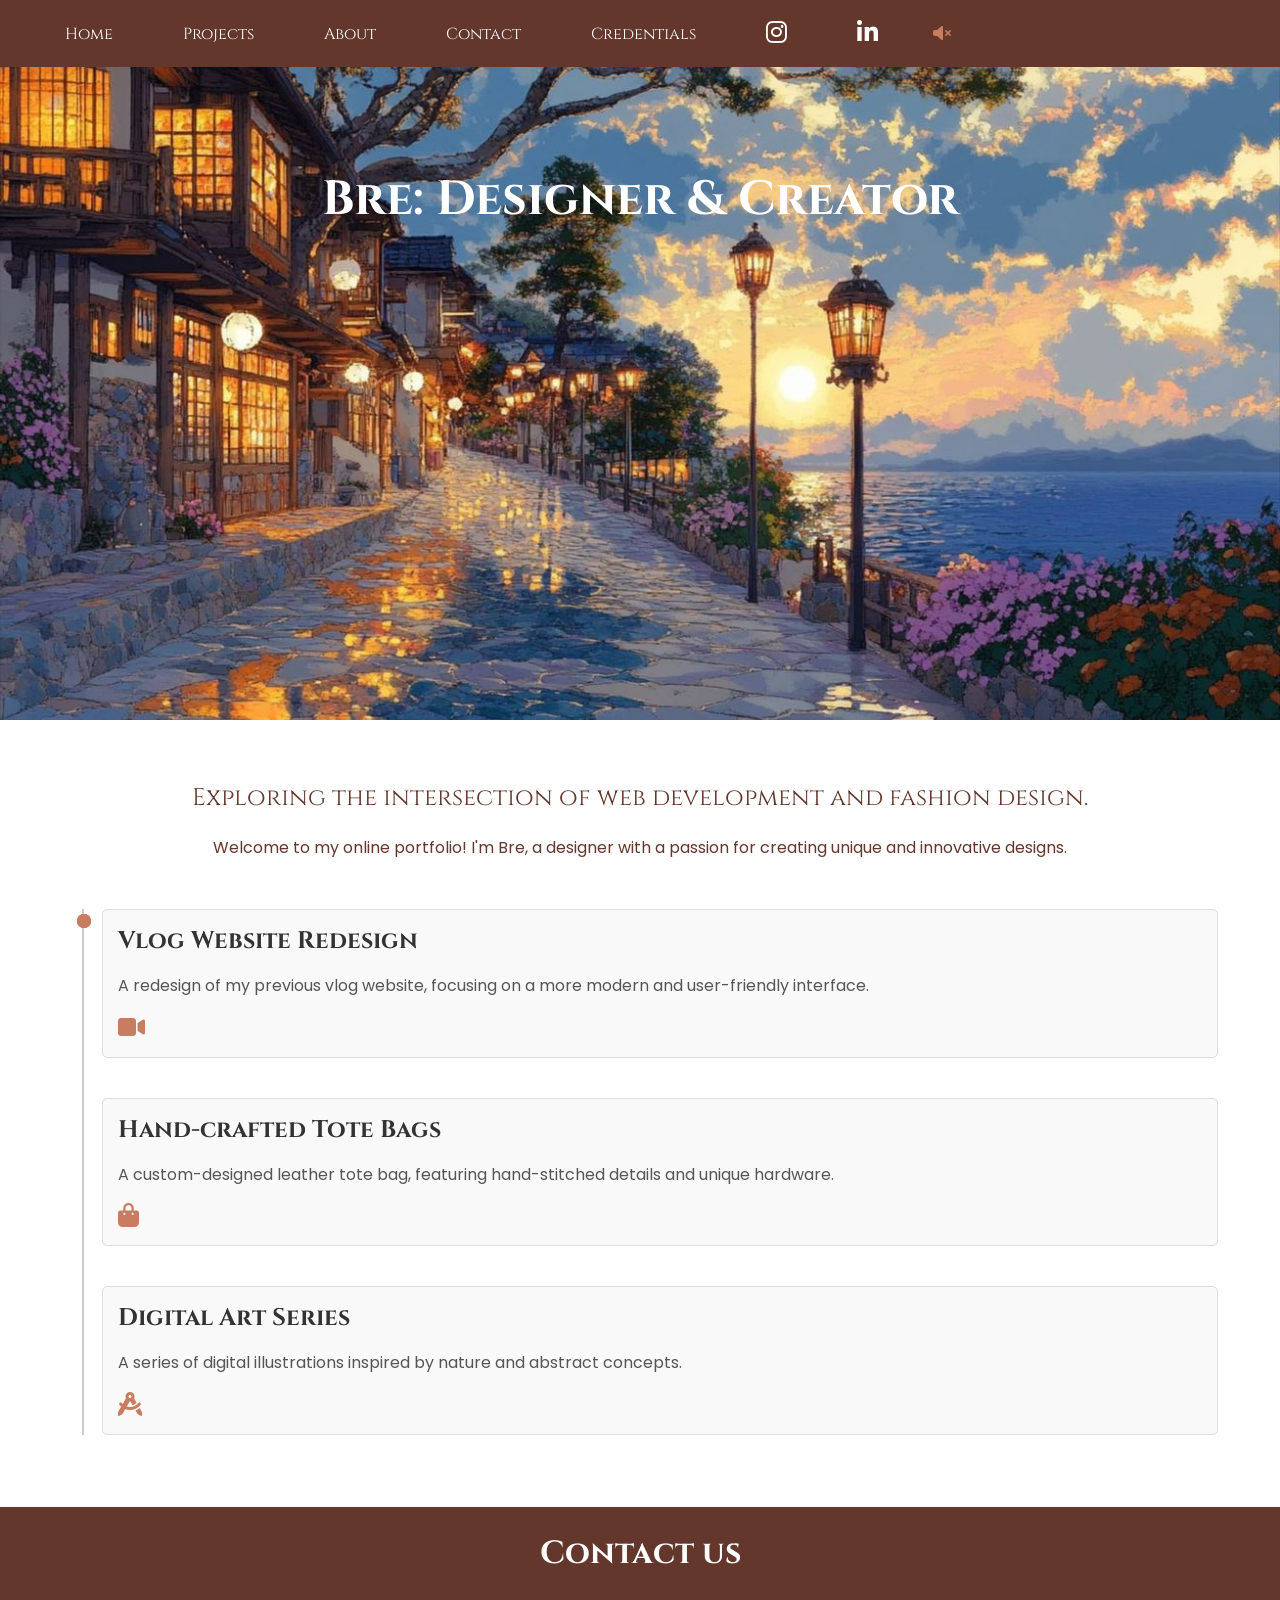
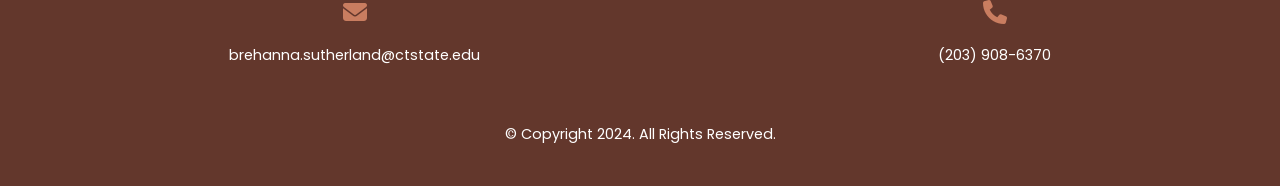
<file: index.html>
<!DOCTYPE html>
<html lang="en">
<head>
    <title>Home Page</title>
    <meta charset="UTF-8"> 
    <link rel="stylesheet" href="homepage.css">
    <meta name="viewport" content="width=device-width, initial-scale=1.0">
    <link rel="stylesheet" href="https://cdnjs.cloudflare.com/ajax/libs/font-awesome/6.5.0/css/all.min.css">
</head>
<body>
 <audio id="bg-music" loop muted>
       <source src="your-background-audio.mp3" type="audio/mpeg">
 </audio>
     <div class="hero-nav">
        <nav class="desk-nav">
        <ul>        
            <li><a href="https://breswrld.github.io/Portfolio/index.html">Home</a></li>
            <li><a href="https://breswrld.github.io/Portfolio/Portfolio.html">Projects</a></li>
            <li><a href="https://breswrld.github.io/Portfolio/about.html">About</a></li>
            <li><a href="https://breswrld.github.io/Portfolio/contact.html">Contact</a></li>
            <li><a href="https://breswrld.github.io/Portfolio/Credentials.html">Credentials</a></li>
			<li>
                <a href="https://www.instagram.com/yourgirlbrebre_?igsh=MWt1OGplcGd1N2p1ag==" aria-label="Instagram">
                   <i class="fa-brands fa-instagram"></i>
                </a>
            </li>
            <li>
                <a href="https://profile.indeed.com/p/brehannas-nqhn56w" aria-label="LinkedIn">
                   <i class="fa-brands fa-linkedin-in"></i>
                </a>
            </li>
			<li id="music-toggle" onclick="toggleMusic()" title="Toggle Music">
            <i id="music-icon" class="fa-solid fa-volume-xmark"></i>
            </li>
        </ul>
    </nav>
	
	   <nav class="mobile-nav">
    <div id="mobile-links" style="display: none;">
       <a href="https://breswrld.github.io/Portfolio/index.html">Home</a>
       <a href="https://breswrld.github.io/Portfolio/Portfolio.html">Projects</a>
       <a href="https://breswrld.github.io/Portfolio/about.html">About</a>
       <a href="https://breswrld.github.io/Portfolio/contact.html">Contact</a>
        <a href="https://breswrld.github.io/Portfolio/Credentials.html">Credentials</a>
        <a href="https://www.instagram.com/b.r.e.the_greatest/?utm_source=ig_embed" aria-label="Instagram">
            <i class="fa-brands fa-instagram"></i>
        </a>
        <a href="https://profile.indeed.com/p/brehannas-nqhn56w" aria-label="LinkedIn">
            <i class="fa-brands fa-linkedin-in"></i>
        </a>
        <a id="music-toggle-mobile" onclick="toggleMusic()" title="Toggle Music">
            <i id="music-icon-mobile" class="fa-solid fa-volume-xmark"></i>
        </a>
    </div>
    <a class="nav-icon" onclick="hamburger()">
        <div id="icon">&#9776;</div>
    </a>
</nav>
	
	<header>
        <h1>Bre: Designer & Creator</h1>
        </header>
    </div>
    <main id="portfolio-timeline">
  <section id="intro-timeline">
    <h2>Exploring the intersection of web development and fashion design.</h2>
    <p>Welcome to my online portfolio! I'm Bre, a designer with a passion for creating unique and innovative designs.</p>
  </section>

  <section id="projects-timeline">
    <div class="timeline">
      <article class="timeline-item" data-year="College">
        <div class="timeline-circle"></div>
        <div class="timeline-content">
          <h3>Vlog Website Redesign</h3>
          <p>A redesign of my previous vlog website, focusing on a more modern and user-friendly interface.</p>
          <a href="https://breswrld.github.io/Portfolio/Portfolio.html"><i class="fa-solid fa-video"></i></a>
        </div>
      </article>

      <article class="timeline-item" data-year="Ongoing">
        <div class="timeline-circle"></div>
        <div class="timeline-content">
          <h3>Hand-crafted Tote Bags</h3>
          <p>A custom-designed leather tote bag, featuring hand-stitched details and unique hardware.</p>
          <a href="https://breswrld.github.io/Portfolio/Portfolio.html"> <i class="fas fa-shopping-bag"></i></a>
        </div>
      </article>

      <article class="timeline-item" data-year="Ongoing">
        <div class="timeline-circle"></div>
        <div class="timeline-content">
          <h3>Digital Art Series</h3>
          <p>A series of digital illustrations inspired by nature and abstract concepts.</p>
          <a href="https://breswrld.github.io/Portfolio/Portfolio.html"> <i class="fa-solid fa-compass-drafting"></i></a>
        </div>
      </article>

      </div>
  </section>
</main>

    <footer>
         <br>
	   <h1> Contact us  </h1>
	   <br>
    <div class="contact-info">
        <div class="contact-item">
		
            <a href="mailto:brehanna.sutherland@ctstate.edu">
			<i class="fa-solid fa-envelope"></i></a>
            <p>brehanna.sutherland@ctstate.edu</p>
        </div>
        <div class="contact-item">
           <i class="fa-solid fa-phone"></i>
            <p>(203) 908-6370</p>
        </div>
    </div>
    <p class="copyright">&copy; Copyright 2024. All Rights Reserved.</p>
	<br>
    </footer>
 <script src="script.js"></script>
</body>
</html>
</file>
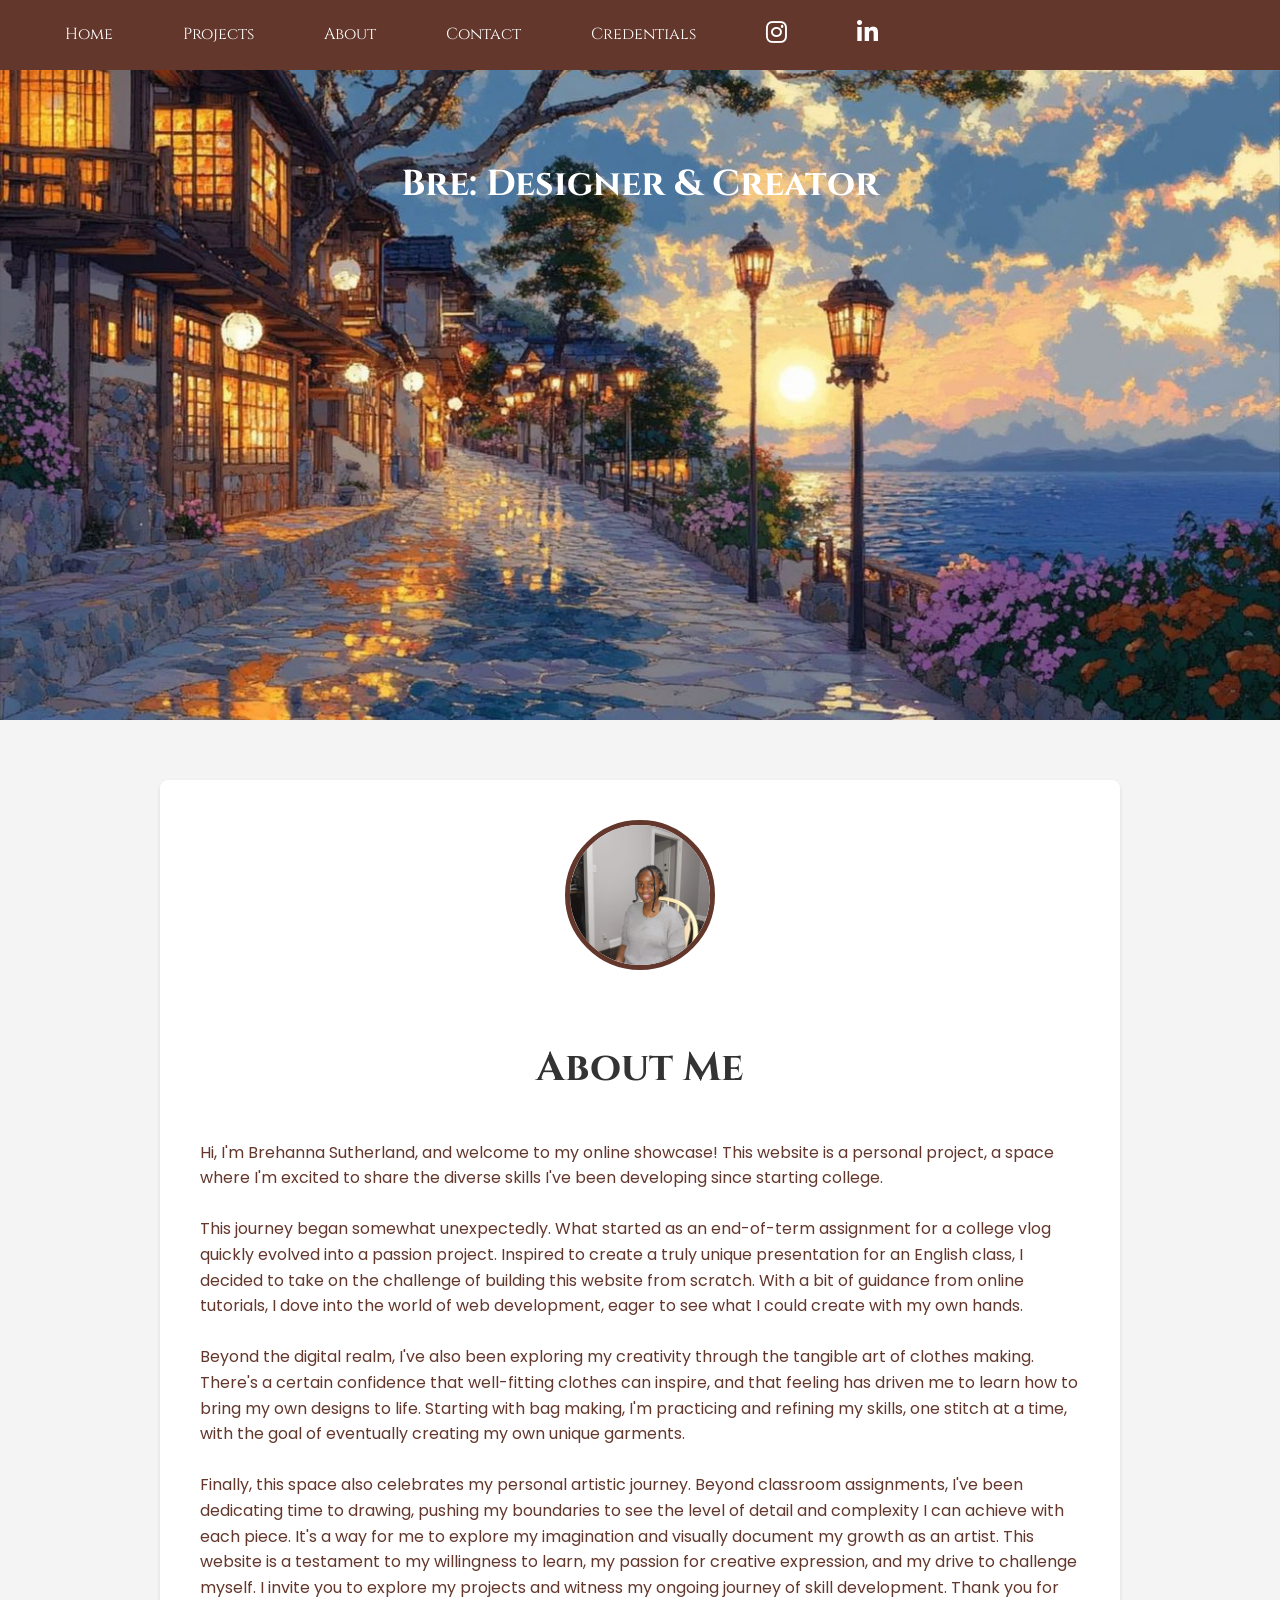
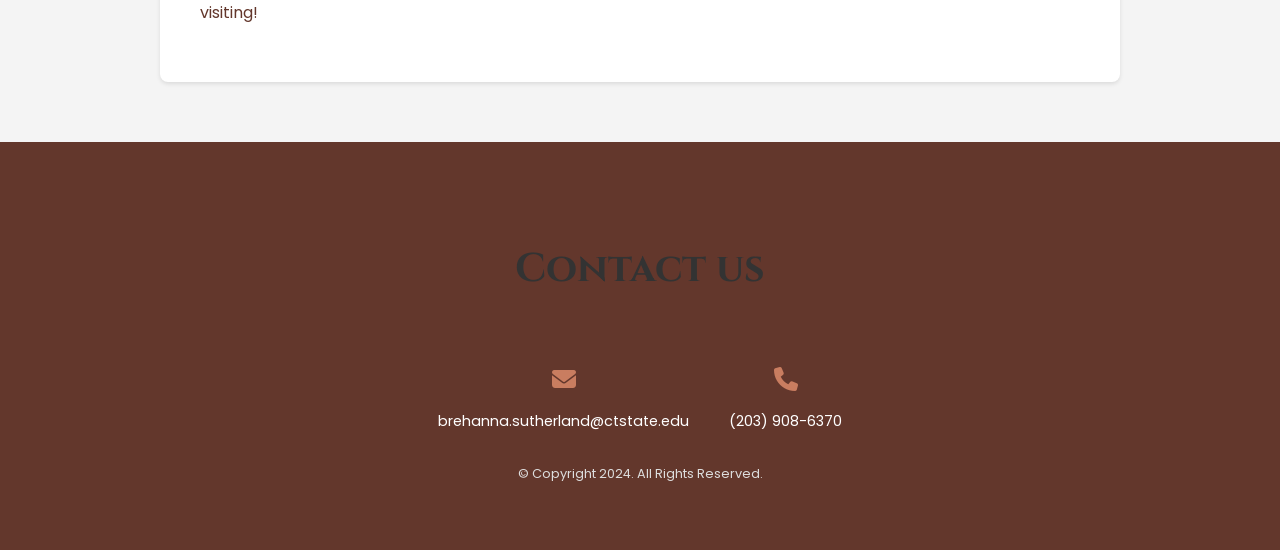
<file: about.html>
<DOCTYPE html>
<html lang="en">
<head>
    <meta charset="UTF-8">
    <meta name="viewport" content="width=device-width, initial-scale=1.0">
    <title>About Us</title>
    <link rel="stylesheet" href="https://cdnjs.cloudflare.com/ajax/libs/font-awesome/6.5.0/css/all.min.css">
    <link rel="stylesheet" href="styles.css">
</head>
<body>
<audio id="bg-music" loop muted>
       <source src="your-background-audio.mp3" type="audio/mpeg">
 </audio>
      <div class="hero-nav">
        <nav class="desk-nav">
        <ul>        
            <li><a href="https://breswrld.github.io/Portfolio/index.html">Home</a></li>
            <li><a href="https://breswrld.github.io/Portfolio/Portfolio.html">Projects</a></li>
            <li><a href="https://breswrld.github.io/Portfolio/about.html">About</a></li>
            <li><a href="https://breswrld.github.io/Portfolio/contact.html">Contact</a></li>
            <li><a href="https://breswrld.github.io/Portfolio/Credentials.html">Credentials</a></li>
			<li>
                <a href="https://www.instagram.com/b.r.e.the_greatest/?utm_source=ig_embed" aria-label="Instagram">
                   <i class="fa-brands fa-instagram"></i>
                </a>
            </li>
            <li>
                <a href="https://profile.indeed.com/p/brehannas-nqhn56w" aria-label="LinkedIn">
                   <i class="fa-brands fa-linkedin-in"></i>
                </a>
            </li>
			<li id="music-toggle" onclick="toggleMusic()" title="Toggle Music">
            <i id="music-icon" class="fa-solid fa-volume-xmark"></i>
            </li>
        </ul>
    </nav>
	
	   <nav class="mobile-nav">
    <div id="mobile-links" style="display: none;">
        <a href="https://breswrld.github.io/Portfolio/index.html">Home</a>
       <a href="https://breswrld.github.io/Portfolio/Portfolio.html">Projects</a>
       <a href="https://breswrld.github.io/Portfolio/about.html">About</a>
       <a href="https://breswrld.github.io/Portfolio/contact.html">Contact</a>
        <a href="https://breswrld.github.io/Portfolio/Credentials.html">Credentials</a>
        <a href="https://www.instagram.com/b.r.e.the_greatest/?utm_source=ig_embed" aria-label="Instagram">
            <i class="fa-brands fa-instagram"></i>
        </a>
        <a href="https://profile.indeed.com/p/brehannas-nqhn56w" aria-label="LinkedIn">
            <i class="fa-brands fa-linkedin-in"></i>
        </a>
        <a id="music-toggle-mobile" onclick="toggleMusic()" title="Toggle Music">
            <i id="music-icon-mobile" class="fa-solid fa-volume-xmark"></i>
        </a>
    </div>
    <a class="nav-icon" onclick="hamburger()">
        <div id="icon">&#9776;</div>
    </a>
</nav>
	<header>
        <h1>Bre: Designer & Creator</h1>
        </header>
    </div>
	<main>
	
 
	<section id="About us">
	<div class="center-container">
    <div class="circular-image-container">
      <img src="bre2.jpg" alt="My Photo">
    </div>
  </div>
  <br>
	<h1> About Me </h1>
	<p> Hi, I'm Brehanna Sutherland, and welcome to my online showcase! This website is a personal project, a space where I'm excited to share the diverse skills I've been developing since starting college. <br></br>

This journey began somewhat unexpectedly. What started as an end-of-term assignment for a college vlog quickly evolved into a passion project. Inspired to create a truly unique presentation for an English class, I decided to take on the challenge of building this website from scratch. With a bit of guidance from online tutorials, I dove into the world of web development, eager to see what I could create with my own hands.


<br></br>Beyond the digital realm, I've also been exploring my creativity through the tangible art of clothes making. There's a certain confidence that well-fitting clothes can inspire, and that feeling has driven me to learn how to bring my own designs to life. Starting with bag making, I'm practicing and refining my skills, one stitch at a time, with the goal of eventually creating my own unique garments.

<br></br>Finally, this space also celebrates my personal artistic journey. Beyond classroom assignments, I've been dedicating time to drawing, pushing my boundaries to see the level of detail and complexity I can achieve with each piece. It's a way for me to explore my imagination and visually document my growth as an artist.

This website is a testament to my willingness to learn, my passion for creative expression, and my drive to challenge myself. I invite you to explore my projects and witness my ongoing journey of skill development. Thank you for visiting!
    </p>
	</section>
	 <footer>
         <br>
	   <h1> Contact us  </h1>
	   <br>
    <div class="contact-info">
        <div class="contact-item">
		
            <a href="mailto:brehanna.sutherland@ctstate.edu">
			<i class="fa-solid fa-envelope"></i></a>
            <p>brehanna.sutherland@ctstate.edu</p>
        </div>
        <div class="contact-item">
           <i class="fa-solid fa-phone"></i>
            <p>(203) 908-6370</p>
        </div>
    </div>
    <p class="copyright">&copy; Copyright 2024. All Rights Reserved.</p>
	<br>
    </footer>
	<script src="script.js"></script>
	</body>
	</html>
</file>
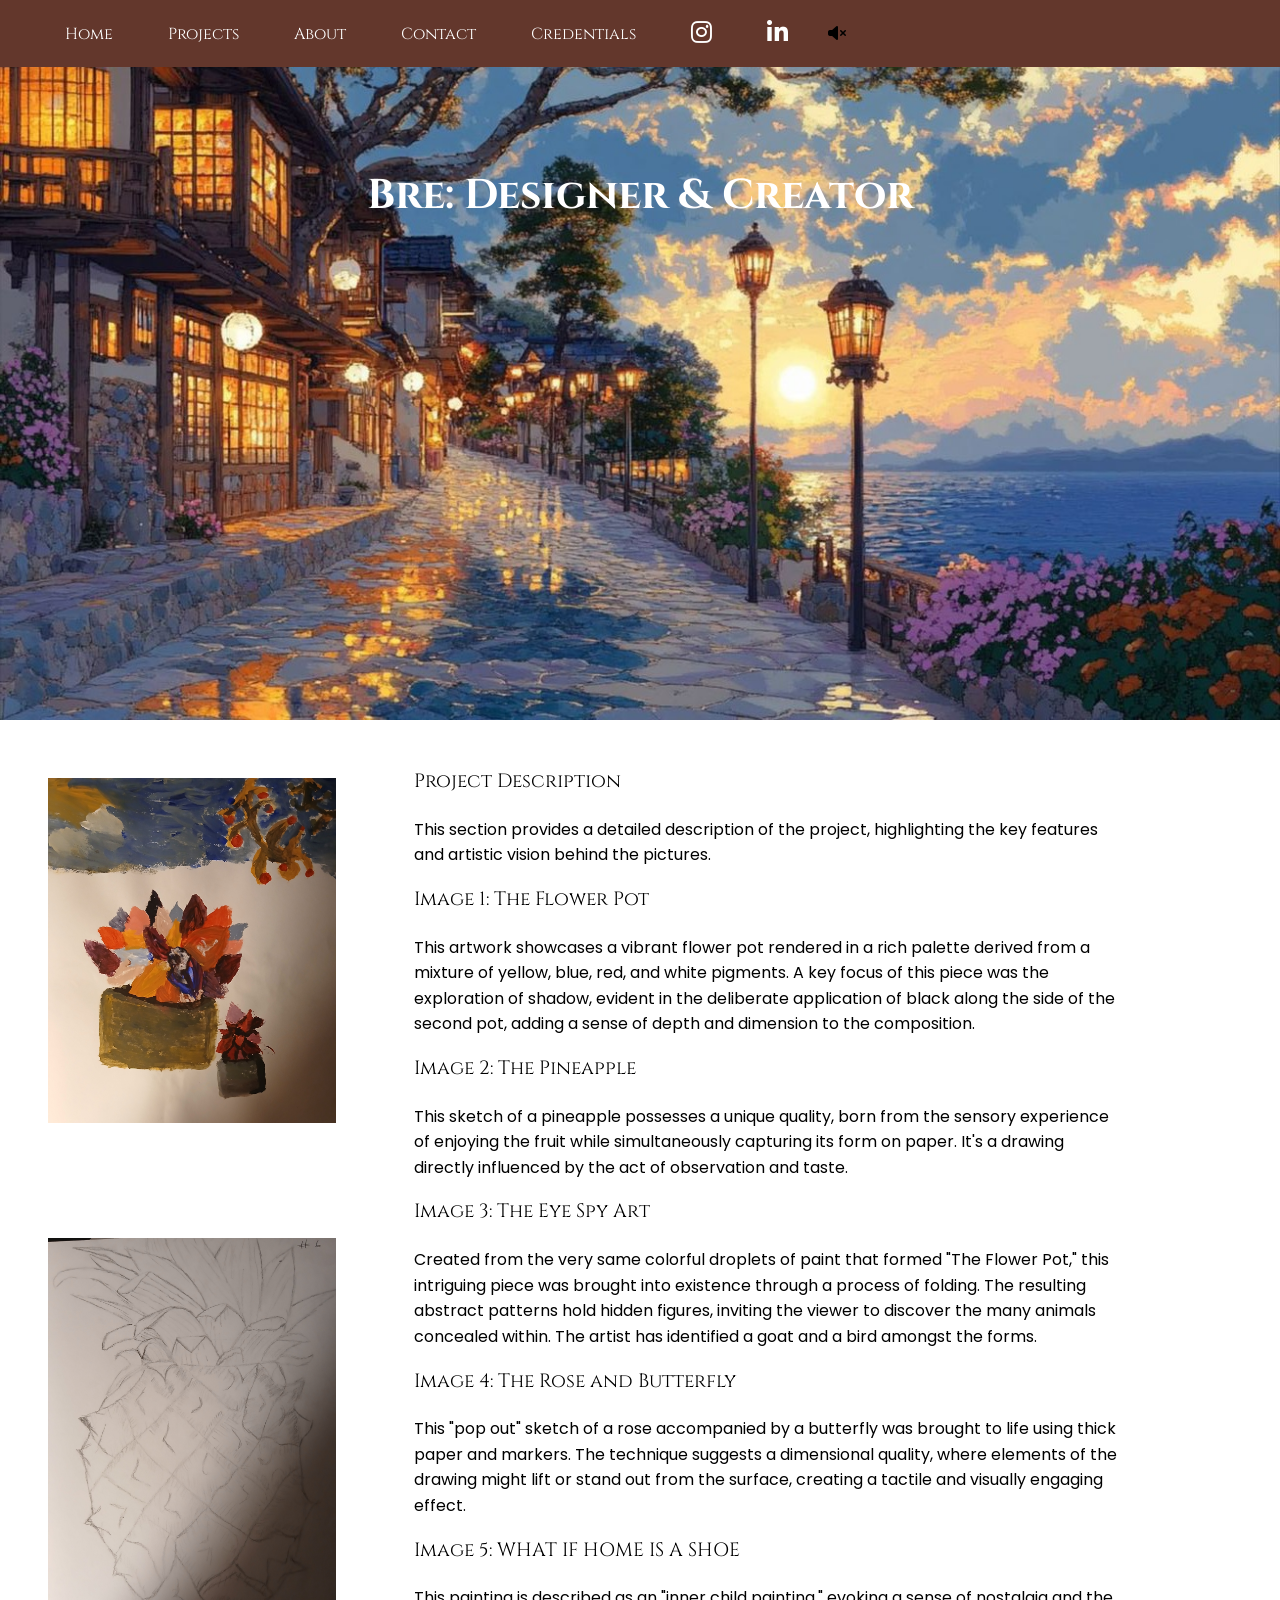
<file: Art design.html>
<!DOCTYPE html>
<html lang="en">
<head>
    <title>Art design</title>
    <meta charset="UTF-8">
    <link rel="stylesheet" href="style.css">
    <meta name="viewport" content="width=device-width, initial-scale=1.0">
    <link rel="stylesheet" href="https://cdnjs.cloudflare.com/ajax/libs/font-awesome/6.5.0/css/all.min.css">
</head>
<body>
<audio id="bg-music" loop muted>
       <source src="your-background-audio.mp3" type="audio/mpeg">
 </audio>
    <div class="hero-nav">
        <nav class="desk-nav">
        <ul>        
            <li><a href="https://breswrld.github.io/Portfolio/index.html">Home</a></li>
            <li><a href="https://breswrld.github.io/Portfolio/Portfolio.html">Projects</a></li>
            <li><a href="https://breswrld.github.io/Portfolio/about.html">About</a></li>
            <li><a href="https://breswrld.github.io/Portfolio/contact.html">Contact</a></li>
            <li><a href="https://breswrld.github.io/Portfolio/Credentials.html">Credentials</a></li>
			<li>
                <a href="https://www.instagram.com/yourgirlbrebre_?igsh=MWt1OGplcGd1N2p1ag==" aria-label="Instagram">
                   <i class="fa-brands fa-instagram"></i>
                </a>
            </li>
            <li>
                <a href="https://profile.indeed.com/p/brehannas-nqhn56w" aria-label="LinkedIn">
                   <i class="fa-brands fa-linkedin-in"></i>
                </a>
            </li>
			<li id="music-toggle" onclick="toggleMusic()" title="Toggle Music">
            <i id="music-icon" class="fa-solid fa-volume-xmark"></i>
            </li>
        </ul>
    </nav>
	
	   <nav class="mobile-nav">
    <div id="mobile-links" style="display: none;">
       <a href="https://breswrld.github.io/Portfolio/index.html">Home</a>
       <a href="https://breswrld.github.io/Portfolio/Portfolio.html">Projects</a>
       <a href="https://breswrld.github.io/Portfolio/about.html">About</a>
       <a href="https://breswrld.github.io/Portfolio/contact.html">Contact</a>
        <a href="https://breswrld.github.io/Portfolio/Credentials.html">Credentials</a>
        <a href="https://www.instagram.com/b.r.e.the_greatest/?utm_source=ig_embed" aria-label="Instagram">
            <i class="fa-brands fa-instagram"></i>
        </a>
        <a href="https://profile.indeed.com/p/brehannas-nqhn56w" aria-label="LinkedIn">
            <i class="fa-brands fa-linkedin-in"></i>
        </a>
        <a id="music-toggle-mobile" onclick="toggleMusic()" title="Toggle Music">
            <i id="music-icon-mobile" class="fa-solid fa-volume-xmark"></i>
        </a>
    </div>
    <a class="nav-icon" onclick="hamburger()">
        <div id="icon">&#9776;</div>
    </a>
</nav>
	
	<header>
        <h1>Bre: Designer & Creator</h1>
        </header>
    </div>
	
	<main>
  <div class="collage-container">
        <div class="image-gallery">
            <img src="pic1.jpg" alt="Picture 1">
            <img src="pic2.jpg" alt="Picture 2">
            <img src="pic3.jpg" alt="Picture 3">
            <img src="pic4.jpg" alt="Picture 4">
            <img src="pic5.jpg" alt="Picture 5">
            <img src="pic6.jpg" alt="Picture 6">
            <img src="pic7.jpg" alt="Picture 7">
            <img src="pic8.jpg" alt="Picture 8">
        </div>
        <div class="description">
  <h2>Project Description</h2>
  <p>This section provides a detailed description of the project, highlighting the key features and artistic vision behind the pictures.</p>

  <h2>Image 1: The Flower Pot</h2>
  <p>This artwork showcases a vibrant flower pot rendered in a rich palette derived from a mixture of yellow, blue, red, and white pigments. A key focus of this piece was the exploration of shadow, evident in the deliberate application of black along the side of the second pot, adding a sense of depth and dimension to the composition.</p>

  <h2>Image 2: The Pineapple</h2>
  <p>This sketch of a pineapple possesses a unique quality, born from the sensory experience of enjoying the fruit while simultaneously capturing its form on paper. It's a drawing directly influenced by the act of observation and taste.</p>

  <h2>Image 3: The Eye Spy Art</h2>
  <p>Created from the very same colorful droplets of paint that formed "The Flower Pot," this intriguing piece was brought into existence through a process of folding. The resulting abstract patterns hold hidden figures, inviting the viewer to discover the many animals concealed within. The artist has identified a goat and a bird amongst the forms.</p>

  <h2>Image 4: The Rose and Butterfly</h2>
  <p>This "pop out" sketch of a rose accompanied by a butterfly was brought to life using thick paper and markers. The technique suggests a dimensional quality, where elements of the drawing might lift or stand out from the surface, creating a tactile and visually engaging effect.</p>

  <h2>Image 5: WHAT IF HOME IS A SHOE</h2>
  <p>This painting is described as an "inner child painting," evoking a sense of nostalgia and the boundless curiosity of youth. It specifically recalls a time when the artist frequently posed "What If" questions to their parents, suggesting a whimsical and imaginative concept exploring unconventional ideas of home.</p>

  <h2>Image 6: The Shadowy Landscape</h2>
  <p>This drawing, executed purely with pencil, emphasizes the level of detail achievable through this medium. The scene depicts a tranquil riverside setting, where a waterfall dramatically cascades between two imposing cliffs, highlighting the interplay of light and shadow within the natural landscape.</p>

  <h2>Image 7: Koi Fish Sketch</h2>
  <p>The image is described as a detailed sketch featuring one or more koi fish. The text suggests that the drawing's style indicates it could serve as a preliminary study for a larger work, such as a painting or a tattoo design, or simply be an artistic exploration of the subject.</p>
    
   <h2>Image 8: Humming Bird</h2>
   <p>This drawing features the Hummingbird, the National Bird of Jamaica. The artist created this piece as a heartfelt expression of longing for home.</p>
		</div>
    </div>
	
   <section id="phone-gallery">
    <div class="intro-section">       
  <h2>Project Description</h2>
  <p>This section provides a detailed description of the project, highlighting the key features and artistic vision behind the pictures.</p>
       </div>
  <div class="photo-item">
    <img src="pic1.jpg" alt="Image with dimensions 2296 x 2750">
    <div class="description-container">
      <h2>Image 1: The Flower Pot</h2>
      <p>This artwork showcases a vibrant flower pot rendered in a rich palette derived from a mixture of yellow, blue, red, and white pigments. A key focus of this piece was the exploration of shadow, evident in the deliberate application of black along the side of the second pot, adding a sense of depth and dimension to the composition.</p>
    </div>
  </div>

  <div class="photo-item">
    <img src="pic2.jpg" alt="Image with dimensions 2296 x 3109">
    <div class="description-container">
      <h2>Image 2: The pineapple</h2>
      <p>This sketch of a pineapple possesses a unique quality, born from the sensory experience of enjoying the fruit while simultaneously capturing its form on paper. It's a drawing directly influenced by the act of observation and taste.</p>
    </div>
  </div>

  <div class="photo-item">
    <img src="pic3.jpg" alt="Image with dimensions 1440 x 1173">
    <div class="description-container">
      <h2>Image 3: The Eye spy Art</h2>
      <p>Created from the very same colorful droplets of paint that formed "The Flower Pot," this intriguing piece was brought into existence through a process of folding. The resulting abstract patterns hold hidden figures, inviting the viewer to discover the many animals concealed within. The artist has identified a goat and a bird amongst the forms.</p>
    </div>
  </div>

  <div class="photo-item">
    <img src="pic4.jpg" alt="Image with dimensions 2296 x 4080">
    <div class="description-container">
      <h2>Image 4: The Rose and Butterfly</h2>
      <p>This "pop out" sketch of a rose accompanied by a butterfly was brought to life using thick paper and markers. The technique suggests a dimensional quality, where elements of the drawing might lift or stand out from the surface, creating a tactile and visually engaging effect.</p>
    </div>
  </div>

  <div class="photo-item">
    <img src="pic5.jpg" alt="Image with dimensions 1177 x 1573">
    <div class="description-container">
      <h2>Image 5: WHAT IF HOME IS A SHOE</h2>
      <p>This painting is described as an "inner child painting," evoking a sense of nostalgia and the boundless curiosity of youth. It specifically recalls a time when the artist frequently posed "What If" questions to their parents, suggesting a whimsical and imaginative concept exploring unconventional ideas of home.</p>
    </div>
  </div>

  <div class="photo-item">
    <img src="pic6.jpg" alt="Image with dimensions 2185 x 1446">
    <div class="description-container">
      <h2>Image 6: The shadowy landscape</h2>
      <p>This drawing, executed purely with pencil, emphasizes the level of detail achievable through this medium. The scene depicts a tranquil riverside setting, where a waterfall dramatically cascades between two imposing cliffs, highlighting the interplay of light and shadow within the natural landscape.</p>
    </div>
  </div>

  <div class="photo-item">
    <img src="pic7.jpg" alt="Image with dimensions 2296 x 3252">
    <div class="description-container">
      <h2>Image 7: Koi Fish Sketch</h2>
      <p>The image is described as a detailed sketch featuring one or more koi fish. The text suggests that the drawing's style indicates it could serve as a preliminary study for a larger work, such as a painting or a tattoo design, or simply be an artistic exploration of the subject.</p>
    </div>
  </div>

<div class="photo-item">
    <img src="pic8.jpg" alt="Image with dimensions (assuming similar size)">
    <div class="description-container">
      <h2>Image 8: Humming Bird</h2>
      <p>This drawing features the Hummingbird, the National Bird of Jamaica. The artist created this piece as a heartfelt expression of longing for home.</p>
	</div>
  </div>
  <br>
    </section>
	</main>
<script src="script.js"></script>
</body>
</html>
</file>
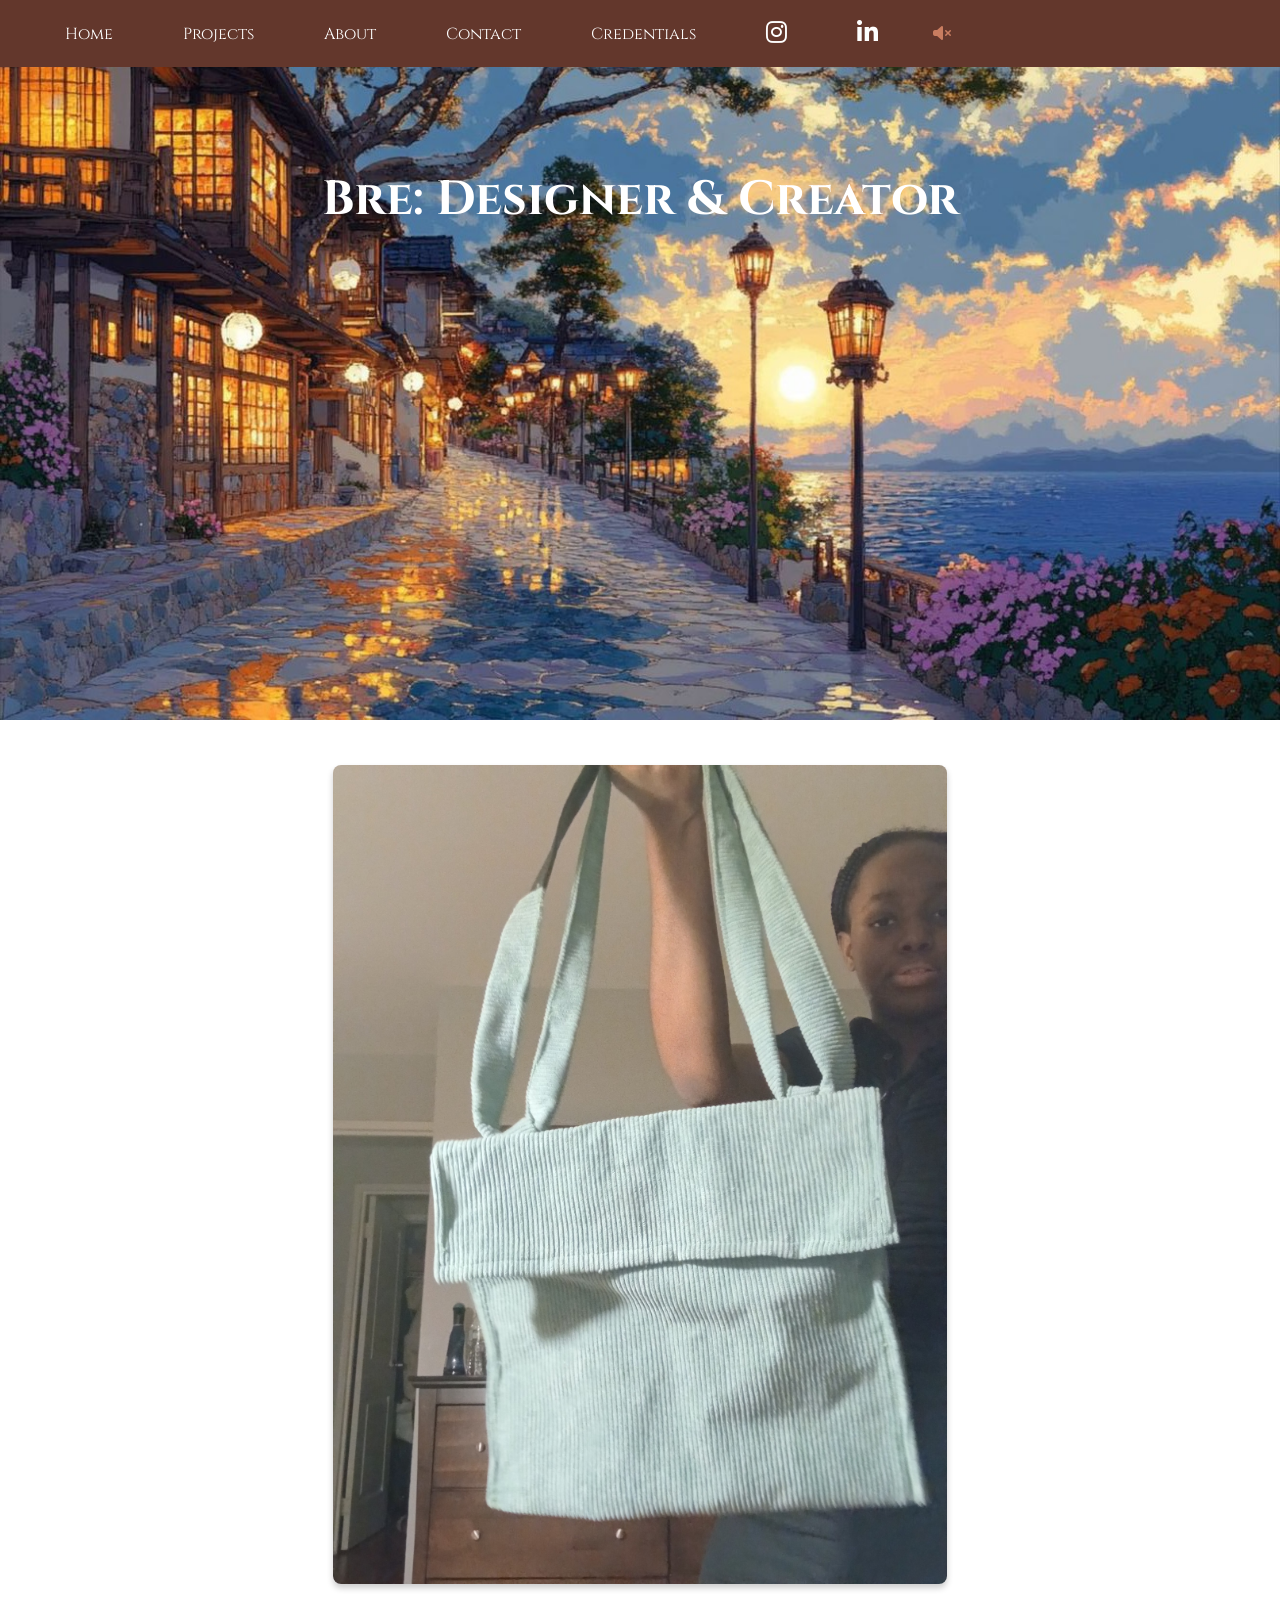
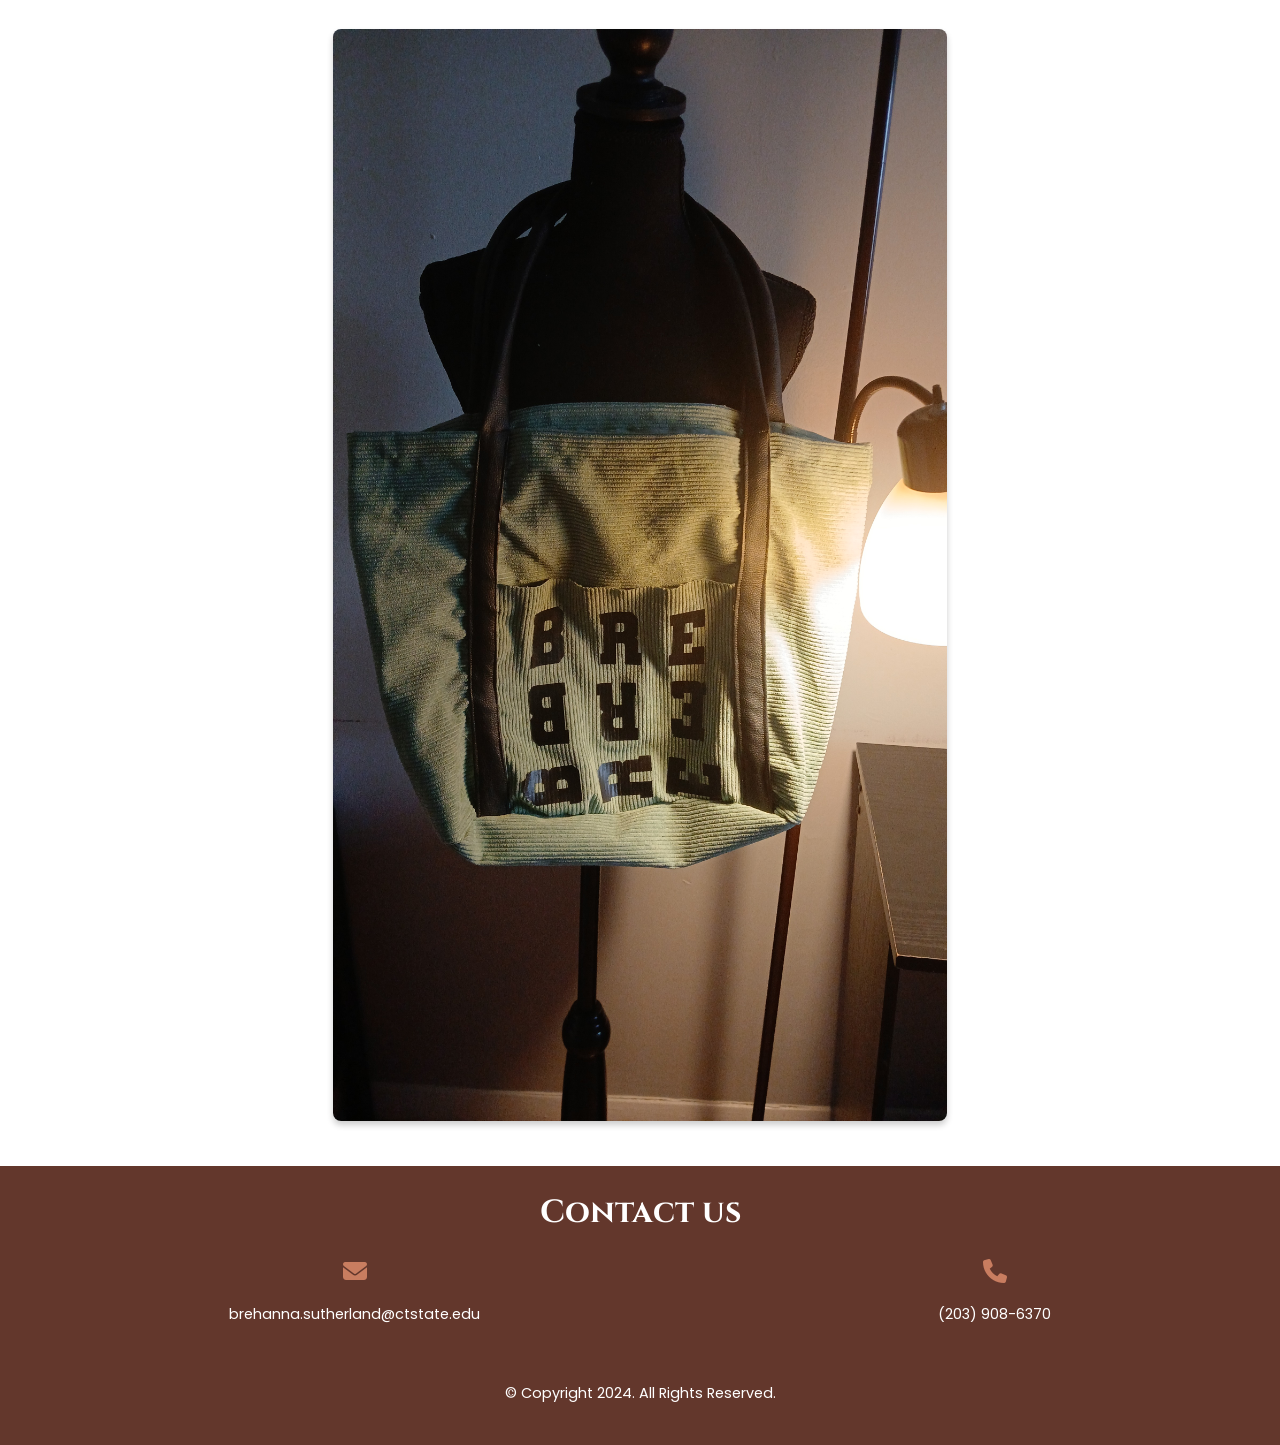
<file: Bag.html>
<!DOCTYPE html>
<html lang="en">
<head>
    <title>Bag Design</title>
    <meta charset="UTF-8"> 
    <link rel="stylesheet" href="homepage.css">
    <meta name="viewport" content="width=device-width, initial-scale=1.0">
    <link rel="stylesheet" href="https://cdnjs.cloudflare.com/ajax/libs/font-awesome/6.5.0/css/all.min.css">
</head>
<body>
 <audio id="bg-music" loop muted>
       <source src="your-background-audio.mp3" type="audio/mpeg">
 </audio>
   <div class="hero-nav">
        <nav class="desk-nav">
        <ul>        
            <li><a href="https://breswrld.github.io/Portfolio/index.html">Home</a></li>
            <li><a href="https://breswrld.github.io/Portfolio/Portfolio.html">Projects</a></li>
            <li><a href="https://breswrld.github.io/Portfolio/about.html">About</a></li>
            <li><a href="https://breswrld.github.io/Portfolio/contact.html">Contact</a></li>
            <li><a href="https://breswrld.github.io/Portfolio/Credentials.html">Credentials</a></li>
			<li>
                <a href="https://www.instagram.com/yourgirlbrebre_?igsh=MWt1OGplcGd1N2p1ag==" aria-label="Instagram">
                   <i class="fa-brands fa-instagram"></i>
                </a>
            </li>
            <li>
                <a href="https://profile.indeed.com/p/brehannas-nqhn56w" aria-label="LinkedIn">
                   <i class="fa-brands fa-linkedin-in"></i>
                </a>
            </li>
			<li id="music-toggle" onclick="toggleMusic()" title="Toggle Music">
            <i id="music-icon" class="fa-solid fa-volume-xmark"></i>
            </li>
        </ul>
    </nav>
	
	   <nav class="mobile-nav">
    <div id="mobile-links" style="display: none;">
       <a href="https://breswrld.github.io/Portfolio/index.html">Home</a>
       <a href="https://breswrld.github.io/Portfolio/Portfolio.html">Projects</a>
       <a href="https://breswrld.github.io/Portfolio/about.html">About</a>
       <a href="https://breswrld.github.io/Portfolio/contact.html">Contact</a>
        <a href="https://breswrld.github.io/Portfolio/Credentials.html">Credentials</a>
        <a href="https://www.instagram.com/b.r.e.the_greatest/?utm_source=ig_embed" aria-label="Instagram">
            <i class="fa-brands fa-instagram"></i>
        </a>
        <a href="https://profile.indeed.com/p/brehannas-nqhn56w" aria-label="LinkedIn">
            <i class="fa-brands fa-linkedin-in"></i>
        </a>
        <a id="music-toggle-mobile" onclick="toggleMusic()" title="Toggle Music">
            <i id="music-icon-mobile" class="fa-solid fa-volume-xmark"></i>
        </a>
    </div>
    <a class="nav-icon" onclick="hamburger()">
        <div id="icon">&#9776;</div>
    </a>
</nav>
	<header>
        <h1>Bre: Designer & Creator</h1>
        </header>
    </div>
    <main>
        <div class="image-pair">
            <img src="bag 1.jpg" alt="Bag I created ">
            <img src="bag 1(2).jpeg" alt="Bag I created">
          </div>


    </main>
    <footer>
        <br>
      <h1> Contact us  </h1>
      <br>
   <div class="contact-info">
       <div class="contact-item">
       
           <a href="mailto:brehanna.sutherland@ctstate.edu">
           <i class="fa-solid fa-envelope"></i></a>
           <p>brehanna.sutherland@ctstate.edu</p>
       </div>
       <div class="contact-item">
          <i class="fa-solid fa-phone"></i>
           <p>(203) 908-6370</p>
       </div>
   </div>
   <p class="copyright">&copy; Copyright 2024. All Rights Reserved.</p>
   <br>
   </footer>
    <script src="script.js"></script>
        </body>

        </html>
</file>
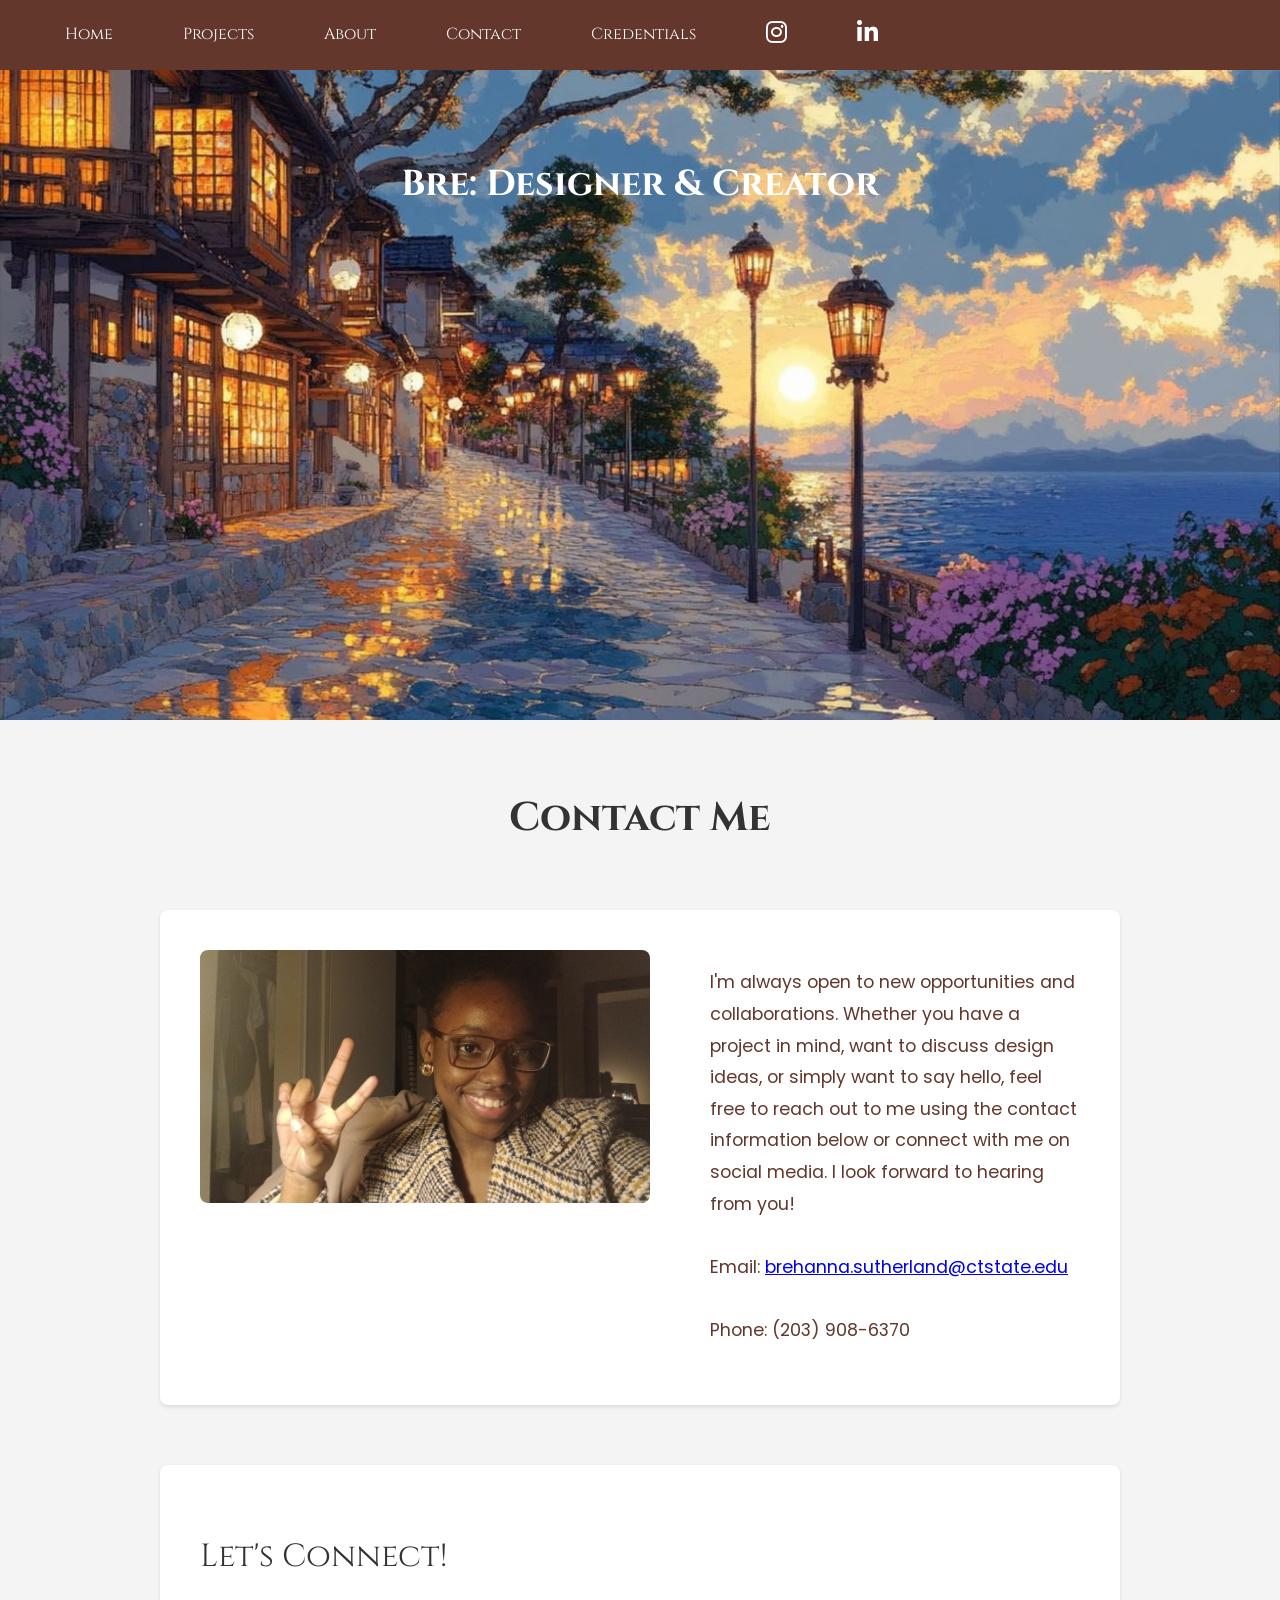
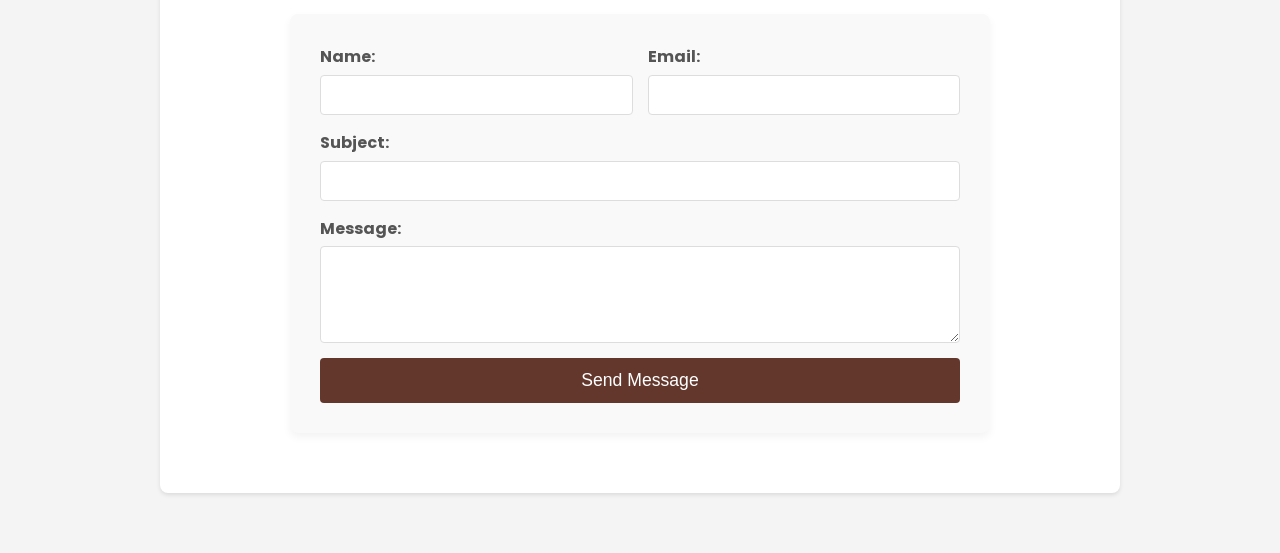
<file: contact.html>
<!DOCTYPE html>
<html lang="en">
<head>
    <meta charset="UTF-8">
    <meta name="viewport" content="width=device-width, initial-scale=1.0">
    <title>Contact</title>
    <link rel="stylesheet" href="https://cdnjs.cloudflare.com/ajax/libs/font-awesome/6.5.0/css/all.min.css">
    <link rel="stylesheet" href="styles.css">
</head>
<body>
<audio id="bg-music" loop muted>
       <source src="your-background-audio.mp3" type="audio/mpeg">
 </audio>
    <div class="hero-nav">
        <nav class="desk-nav">
        <ul>        
            <li><a href="https://breswrld.github.io/Portfolio/index.html">Home</a></li>
            <li><a href="https://breswrld.github.io/Portfolio/Portfolio.html">Projects</a></li>
            <li><a href="https://breswrld.github.io/Portfolio/about.html">About</a></li>
            <li><a href="https://breswrld.github.io/Portfolio/contact.html">Contact</a></li>
            <li><a href="https://breswrld.github.io/Portfolio/Credentials.html">Credentials</a></li>
			<li>
                <a href="https://www.instagram.com/b.r.e.the_greatest/?utm_source=ig_embed" aria-label="Instagram">
                   <i class="fa-brands fa-instagram"></i>
                </a>
            </li>
            <li>
                <a href="https://profile.indeed.com/p/brehannas-nqhn56w" aria-label="LinkedIn">
                   <i class="fa-brands fa-linkedin-in"></i>
                </a>
            </li>
			<li id="music-toggle" onclick="toggleMusic()" title="Toggle Music">
            <i id="music-icon" class="fa-solid fa-volume-xmark"></i>
            </li>
        </ul>
    </nav>
	
	   <nav class="mobile-nav">
    <div id="mobile-links" style="display: none;">
       <a href="https://breswrld.github.io/Portfolio/index.html">Home</a>
       <a href="https://breswrld.github.io/Portfolio/Portfolio.html">Projects</a>
       <a href="https://breswrld.github.io/Portfolio/about.html">About</a>
       <a href="https://breswrld.github.io/Portfolio/contact.html">Contact</a>
        <a href="https://breswrld.github.io/Portfolio/Credentials.html">Credentials</a>
        <a href="https://www.instagram.com/b.r.e.the_greatest/?utm_source=ig_embed" aria-label="Instagram">
            <i class="fa-brands fa-instagram"></i>
        </a>
        <a href="https://profile.indeed.com/p/brehannas-nqhn56w" aria-label="LinkedIn">
            <i class="fa-brands fa-linkedin-in"></i>
        </a>
        <a id="music-toggle-mobile" onclick="toggleMusic()" title="Toggle Music">
            <i id="music-icon-mobile" class="fa-solid fa-volume-xmark"></i>
        </a>
    </div>
    <a class="nav-icon" onclick="hamburger()">
        <div id="icon">&#9776;</div>
    </a>
</nav>
        <header>
            <h1>Bre: Designer & Creator</h1>
        </header>
    </div>
    <br>
    <h1>Contact Me</h1>
    <main>
        <section id="contact-info">
            <img src="bre4.jpg" alt="brehanna Sutherland" height="300" width="500">
            <p>I'm always open to new opportunities and collaborations.
            Whether you have a project in mind, want to discuss design ideas,
            or simply want to say hello, feel free to reach out to me using
            the contact information below or connect with me on social media.
            I look forward to hearing from you!<br><br>
            Email: <a href="mailto:brehanna.sutherland@ctstate.edu">
            brehanna.sutherland@ctstate.edu </a>
            <br><br> Phone: (203) 908-6370
            </p>
        </section>

        <section id="contact-form">
            <h2>Let's Connect!</h2>
            <form class="contact-form">
                <div class="form-group">
                    <label for="name">Name:</label>
                    <input type="text" id="name" name="name" required>
                </div>
                <div class="form-group">
                    <label for="email">Email:</label>
                    <input type="email" id="email" name="email" required>
                </div>
                <div class="form-group">
                    <label for="subject">Subject:</label>
                    <input type="text" id="subject" name="subject">
                </div>
                <div class="form-group">
                    <label for="message">Message:</label>
                    <textarea id="message" name="message" rows="5" required></textarea>
                </div>
                <button type="submit" class="submit-button">Send Message</button>
            </form>
        </section>
    </main>
<script src="script.js"></script>
</body>
</html>
</file>
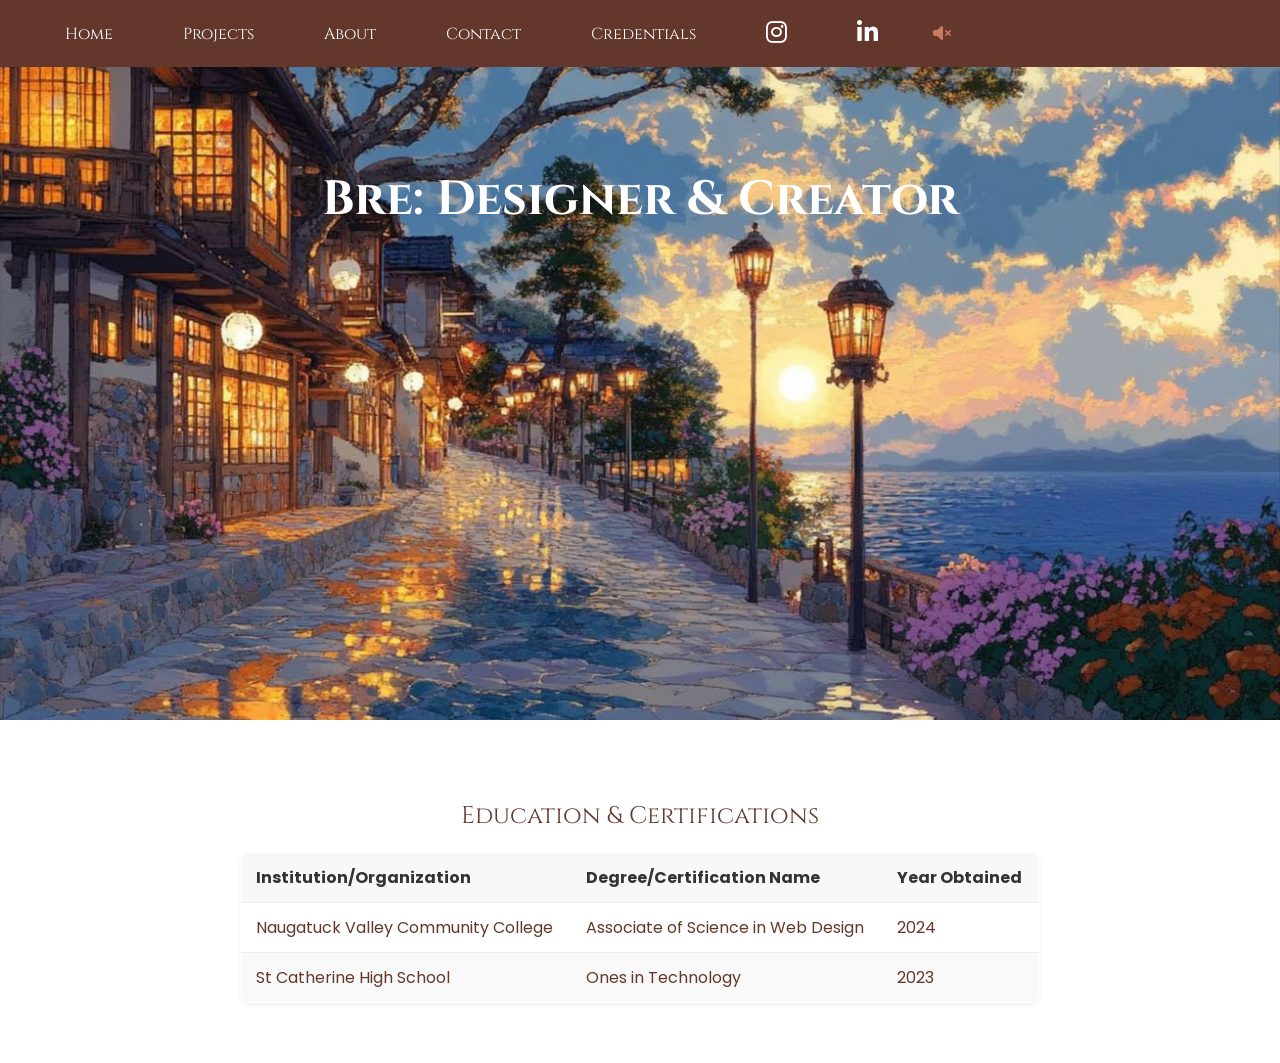
<file: Credentials.html>
<!DOCTYPE html>
<html lang="en">
<head>
    <title>Credentials</title>
    <meta charset="UTF-8"> 
    <link rel="stylesheet" href="homepage.css">
    <meta name="viewport" content="width=device-width, initial-scale=1.0">
    <link rel="stylesheet" href="https://cdnjs.cloudflare.com/ajax/libs/font-awesome/6.5.0/css/all.min.css">
</head>
<body>
     <div class="hero-nav">
        <nav class="desk-nav">
        <ul>        
            <li><a href="https://breswrld.github.io/Portfolio/index.html">Home</a></li>
            <li><a href="https://breswrld.github.io/Portfolio/Portfolio.html">Projects</a></li>
            <li><a href="https://breswrld.github.io/Portfolio/about.html">About</a></li>
            <li><a href="https://breswrld.github.io/Portfolio/contact.html">Contact</a></li>
            <li><a href="https://breswrld.github.io/Portfolio/Credentials.html">Credentials</a></li>
			<li>
                <a href="https://www.instagram.com/yourgirlbrebre_?igsh=MWt1OGplcGd1N2p1ag==" aria-label="Instagram">
                   <i class="fa-brands fa-instagram"></i>
                </a>
            </li>
            <li>
                <a href="https://profile.indeed.com/p/brehannas-nqhn56w" aria-label="LinkedIn">
                   <i class="fa-brands fa-linkedin-in"></i>
                </a>
            </li>
			<li id="music-toggle" onclick="toggleMusic()" title="Toggle Music">
            <i id="music-icon" class="fa-solid fa-volume-xmark"></i>
            </li>
        </ul>
    </nav>
	
	   <nav class="mobile-nav">
    <div id="mobile-links" style="display: none;">
       <a href="https://breswrld.github.io/Portfolio/index.html">Home</a>
       <a href="https://breswrld.github.io/Portfolio/Portfolio.html">Projects</a>
       <a href="https://breswrld.github.io/Portfolio/about.html">About</a>
       <a href="https://breswrld.github.io/Portfolio/contact.html">Contact</a>
        <a href="https://breswrld.github.io/Portfolio/Credentials.html">Credentials</a>
        <a href="https://www.instagram.com/b.r.e.the_greatest/?utm_source=ig_embed" aria-label="Instagram">
            <i class="fa-brands fa-instagram"></i>
        </a>
        <a href="https://profile.indeed.com/p/brehannas-nqhn56w" aria-label="LinkedIn">
            <i class="fa-brands fa-linkedin-in"></i>
        </a>
        <a id="music-toggle-mobile" onclick="toggleMusic()" title="Toggle Music">
            <i id="music-icon-mobile" class="fa-solid fa-volume-xmark"></i>
        </a>
    </div>
    <a class="nav-icon" onclick="hamburger()">
        <div id="icon">&#9776;</div>
    </a>
</nav>
	<header>
        <h1>Bre: Designer & Creator</h1>
        </header>
    </div>
	
    <main>
        <section id="education-certifications">
            <h2>Education & Certifications</h2> <table>
                <thead>
                    <tr>
                        <th>Institution/Organization</th>
                        <th>Degree/Certification Name</th>
                        <th>Year Obtained</th>
                    </tr>
                </thead>
                <tbody>
                    <tr>
                        <td>Naugatuck Valley Community College</td>
                        <td>Associate of Science in Web Design</td>
                        <td>2024</td>
                    </tr>
                    <tr>
                        <td>St Catherine High School</td>
                        <td>Ones in Technology</td>
                        <td>2023</td>
                    </tr>
                    </tbody>
            </table>
        </section>
    </main>
	<script src="script.js"></script>
	</body>
	</html>
</file>
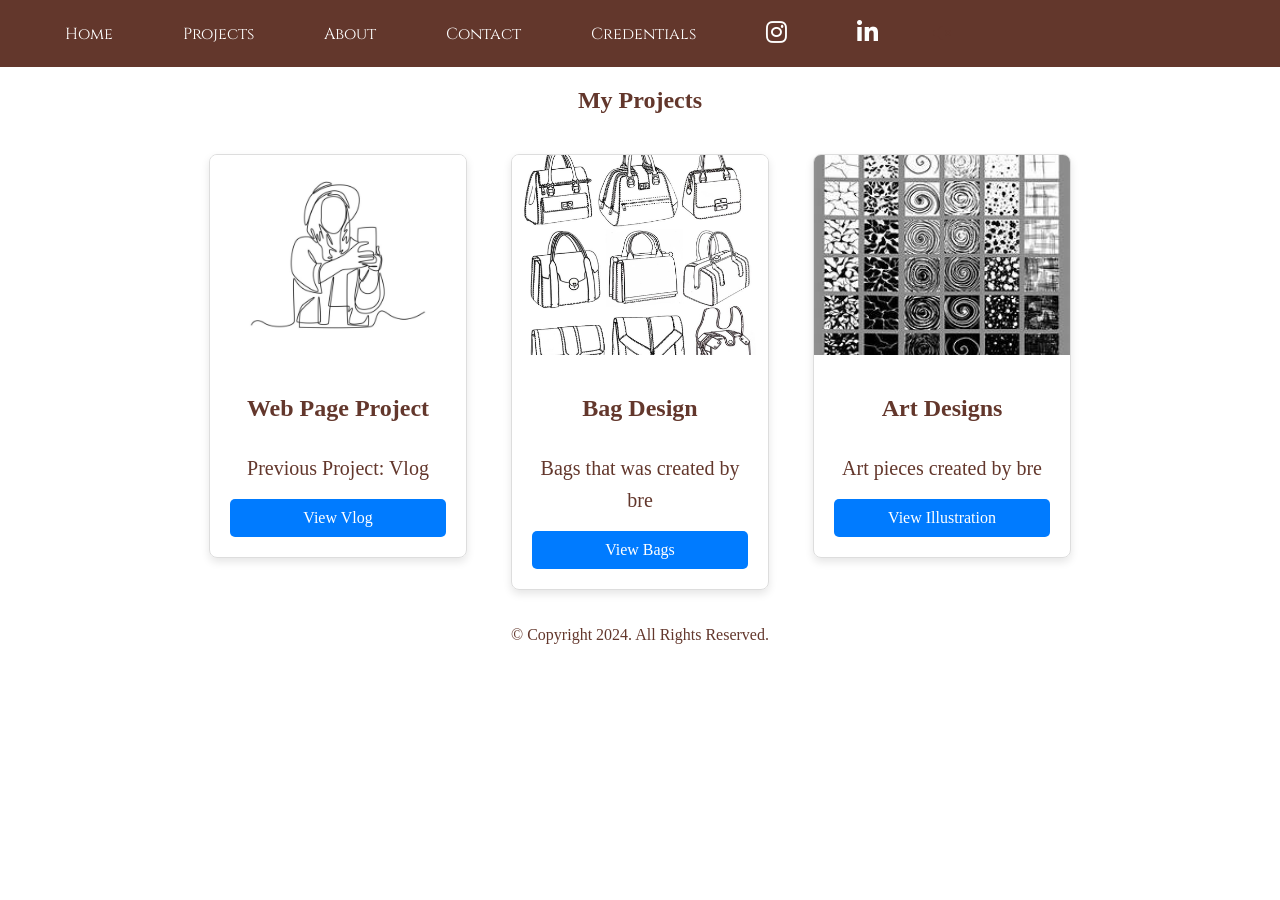
<file: PortFoilio.html>
<!DOCTYPE html>
<html lang="en">
<head>
    <title>Portfolio</title>
    <meta charset="UTF-8">
	<link rel="stylesheet" href="Portfoilio.css">
	<link rel="stylesheet" href="https://cdnjs.cloudflare.com/ajax/libs/font-awesome/6.5.0/css/all.min.css">
    <meta name="viewport" content="width=device-width, initial-scale=1.0">
</head>
<body>
<audio id="bg-music" loop muted>
       <source src="your-background-audio.mp3" type="audio/mpeg">
 </audio>
    <div class="hero-nav">
        <nav class="desk-nav">
        <ul>        
            <li><a href="https://breswrld.github.io/Portfolio/index.html">Home</a></li>
            <li><a href="https://breswrld.github.io/Portfolio/Portfoilio.html">Projects</a></li>
            <li><a href="https://breswrld.github.io/Portfolio/about.html">About</a></li>
            <li><a href="https://breswrld.github.io/Portfolio/contact.html">Contact</a></li>
            <li><a href="https://breswrld.github.io/Portfolio/Credentials.html">Credentials</a></li>
			<li>
                <a href="https://www.instagram.com/b.r.e.the_greatest/?utm_source=ig_embed" aria-label="Instagram">
                   <i class="fa-brands fa-instagram"></i>
                </a>
            </li>
            <li>
                <a href="https://profile.indeed.com/p/brehannas-nqhn56w" aria-label="LinkedIn">
                   <i class="fa-brands fa-linkedin-in"></i>
                </a>
            </li>
			<li id="music-toggle" onclick="toggleMusic()" title="Toggle Music">
            <i id="music-icon" class="fa-solid fa-volume-xmark"></i>
            </li>
        </ul>
    </nav>
	
	   <nav class="mobile-nav">
    <div id="mobile-links" style="display: none;">
       <a href="https://breswrld.github.io/Portfolio/index.html">Home</a>
       <a href="https://breswrld.github.io/Portfolio/Portfoilio.html">Projects</a>
       <a href="https://breswrld.github.io/Portfolio/about.html">About</a>
       <a href="https://breswrld.github.io/Portfolio/contact.html">Contact</a>
        <a href="https://breswrld.github.io/Portfolio/Credentials.html">Credentials</a>
        <a href="https://www.instagram.com/b.r.e.the_greatest/?utm_source=ig_embed" aria-label="Instagram">
            <i class="fa-brands fa-instagram"></i>
        </a>
        <a href="https://profile.indeed.com/p/brehannas-nqhn56w" aria-label="LinkedIn">
            <i class="fa-brands fa-linkedin-in"></i>
        </a>
        <a id="music-toggle-mobile" onclick="toggleMusic()" title="Toggle Music">
            <i id="music-icon-mobile" class="fa-solid fa-volume-xmark"></i>
        </a>
    </div>
    <a class="nav-icon" onclick="hamburger()">
        <div id="icon">&#9776;</div>
    </a>
</nav>
 </div>
    <main>
        <section id="design-concepts">
            <h2>My Projects</h2>
            <div class="article-card">
                <img src="design1.jpg" alt="Design 1 Image" class="card-image">
                <div class="card-content">
                    <h2 class="card-title">Web Page Project</h2>
                    <p class="card-excerpt">Previous Project: Vlog</p>
                    <a href="https://breswrld.github.io/dreamer.com/" class="read-more">View Vlog</a>
                </div>
            </div>

            <div class="article-card">
                <img src="design2.jpg" alt="Design 2 Image" class="card-image">
                <div class="card-content">
                    <h2 class="card-title">Bag Design</h2>
                    <p class="card-excerpt">Bags that was created by bre</p>
                    <a href="" class="read-more">View Bags</a>
                </div>
            </div>

            <div class="article-card">
                <img src="design3.jpeg" alt="Design 3 Image" class="card-image">
                <div class="card-content">
                    <h2 class="card-title">Art Designs</h2>
                    <p class="card-excerpt">Art pieces created by bre</p>
                    <a href="Art design.html" class="read-more"> View Illustration</a>
                </div>
            </div>
        </section>

    </main>
    <footer>
        <p>&copy; Copyright 2024. All Rights Reserved.</p>
    </footer>
	<script src="script.js"></script>
</body>
</html>
</file>
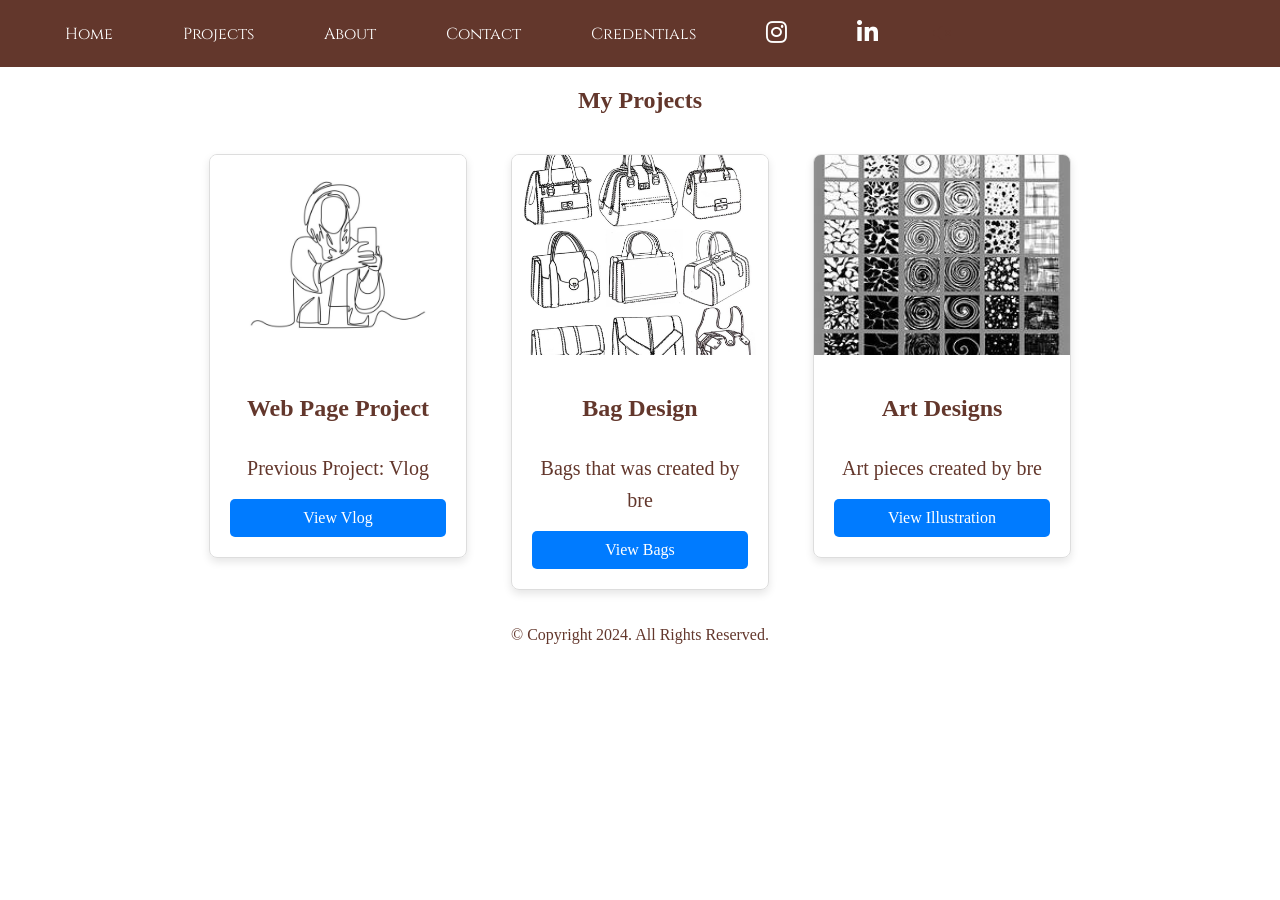
<file: Portfolio.html>
<!DOCTYPE html>
<html lang="en">
<head>
    <title>Portfolio</title>
    <meta charset="UTF-8">
	<link rel="stylesheet" href="Portfoilio.css">
	<link rel="stylesheet" href="https://cdnjs.cloudflare.com/ajax/libs/font-awesome/6.5.0/css/all.min.css">
    <meta name="viewport" content="width=device-width, initial-scale=1.0">
</head>
<body>
<audio id="bg-music" loop muted>
       <source src="your-background-audio.mp3" type="audio/mpeg">
 </audio>
    <div class="hero-nav">
        <nav class="desk-nav">
        <ul>        
            <li><a href="https://breswrld.github.io/Portfolio/index.html">Home</a></li>
            <li><a href="https://breswrld.github.io/Portfolio/Portfolio.html">Projects</a></li>
            <li><a href="https://breswrld.github.io/Portfolio/about.html">About</a></li>
            <li><a href="https://breswrld.github.io/Portfolio/contact.html">Contact</a></li>
            <li><a href="https://breswrld.github.io/Portfolio/Credentials.html">Credentials</a></li>
			<li>
                <a href="https://www.instagram.com/yourgirlbrebre_?igsh=MWt1OGplcGd1N2p1ag==" aria-label="Instagram">
                   <i class="fa-brands fa-instagram"></i>
                </a>
            </li>
            <li>
                <a href="https://profile.indeed.com/p/brehannas-nqhn56w" aria-label="LinkedIn">
                   <i class="fa-brands fa-linkedin-in"></i>
                </a>
            </li>
			<li id="music-toggle" onclick="toggleMusic()" title="Toggle Music">
            <i id="music-icon" class="fa-solid fa-volume-xmark"></i>
            </li>
        </ul>
    </nav>
	
	   <nav class="mobile-nav">
    <div id="mobile-links" style="display: none;">
       <a href="https://breswrld.github.io/Portfolio/index.html">Home</a>
       <a href="https://breswrld.github.io/Portfolio/Portfolio.html">Projects</a>
       <a href="https://breswrld.github.io/Portfolio/about.html">About</a>
       <a href="https://breswrld.github.io/Portfolio/contact.html">Contact</a>
        <a href="https://breswrld.github.io/Portfolio/Credentials.html">Credentials</a>
        <a href="https://www.instagram.com/b.r.e.the_greatest/?utm_source=ig_embed" aria-label="Instagram">
            <i class="fa-brands fa-instagram"></i>
        </a>
        <a href="https://profile.indeed.com/p/brehannas-nqhn56w" aria-label="LinkedIn">
            <i class="fa-brands fa-linkedin-in"></i>
        </a>
        <a id="music-toggle-mobile" onclick="toggleMusic()" title="Toggle Music">
            <i id="music-icon-mobile" class="fa-solid fa-volume-xmark"></i>
        </a>
    </div>
    <a class="nav-icon" onclick="hamburger()">
        <div id="icon">&#9776;</div>
    </a>
</nav>
 </div>
    <main>
        <section id="design-concepts">
            <h2>My Projects</h2>
            <div class="article-card">
                <img src="design1.jpg" alt="Design 1 Image" class="card-image">
                <div class="card-content">
                    <h2 class="card-title">Web Page Project</h2>
                    <p class="card-excerpt">Previous Project: Vlog</p>
                    <a href="https://breswrld.github.io/dreamer.com/" class="read-more">View Vlog</a>
                </div>
            </div>

            <div class="article-card">
                <img src="design2.jpg" alt="Design 2 Image" class="card-image">
                <div class="card-content">
                    <h2 class="card-title">Bag Design</h2>
                    <p class="card-excerpt">Bags that was created by bre</p>
                    <a href="Bag.html" class="read-more">View Bags</a>
                </div>
            </div>

            <div class="article-card">
                <img src="design3.jpeg" alt="Design 3 Image" class="card-image">
                <div class="card-content">
                    <h2 class="card-title">Art Designs</h2>
                    <p class="card-excerpt">Art pieces created by bre</p>
                    <a href="Art design.html" class="read-more"> View Illustration</a>
                </div>
            </div>
        </section>

    </main>
    <footer>
        <p>&copy; Copyright 2024. All Rights Reserved.</p>
    </footer>
	<script src="script.js"></script>
</body>
</html>
</file>
<file: homepage.css>
/* ==========================================================================
    Fonts & Base Styles
    ========================================================================== */

@import url('https://fonts.googleapis.com/css2?family=Poppins:wght@400;600;900&display=swap&family=Cinzel:wght@400;700&display=swap');

/* CSS Reset */
body, header, nav, main, footer, img, h1, h3, ul {
    margin: 0;
    padding: 0;
    border: 0;
}

body {
    font-family: 'Poppins', serif; /* Default font */
	
}

h1, h2, h3 {
    font-family: 'Cinzel', serif; /* Heading font */
}

h1 {
    font-weight: 700;
}

h2 {
    font-weight: 400;
}

/* ==========================================================================
    Hero Section
    ========================================================================== */

.hero-nav {
    position: relative;
    height: 80vh;
    background-image: url('bre.jpg');
    background-size: cover;
    background-position: center;
    background-repeat: no-repeat;
    display: flex;
    flex-direction: column;
    width: 100%;
}


.hero-nav header { /* Header within Hero */
    z-index: 10;
    width: 100%;
    text-align: center;
    padding: 20px 0;
    color: White;
    position: relative;
}

/* ==========================================================================
    Navigation
    ========================================================================== */

nav {
    position: relative;
    z-index: 10;
    width: 100%;
    text-align: left;
    padding: 20px 0;
    background-color: #63372C;
    font-family: 'Cinzel', serif;
}

nav ul {
    list-style: none;
    padding: 0;
    margin: 0;
    display: flex;
    align-items: center;
}

nav li {
    margin-right: 25px;
}

nav li:last-child {
    margin-right: 0;
}

nav a {
    color: white;
    text-decoration: none;
    padding: 8px 15px;
    border-radius: 5px;
    transition: background-color 0.3s ease;
}

nav a:hover {
    background-color: rgba(255, 255, 255, 0.1);
    text-decoration: none;
}

nav a i {
    font-size: 1.5em;
    color: white;
    transition: color 0.3s ease;
    margin-right: 0;
}

nav a:hover i {
    color: #e0b0ff;
}
/* ==========================================================================
    General Sections & Elements
    ========================================================================== */

section {
    margin: 20px;
    text-align: left;
	color: #63372C;
}
header {
 margin-top: 80px;
    font-size: 1.5em;
    text-align: center;
}
section p {
	font-family: 'Poppins', serif;
} 
#music-toggle i {
  color:#C97D60; /* Hot pink for example */
  cursor: pointer;
  transition: color 0.3s ease;
}
/* ==========================================================================
    Education & Certifications Section and Table Styles
    ========================================================================= */
#education-certifications {
    padding: 30px;
}

#education-certifications h2 {
    margin-bottom: 20px;
    text-align: center;
}

#education-certifications table {
    width: 100%;
    border-collapse: collapse;
    margin-top: 20px;
    border: 1px solid #ddd;
    background-color: #fff;
    box-shadow: 0 2px 4px rgba(0, 0, 0, 0.05);
    border-radius: 8px;
    overflow: hidden;
}

#education-certifications th,
#education-certifications td {
    padding: 12px 15px;
    text-align: left;
    border-bottom: 1px solid #eee;
}

#education-certifications th {
    background-color: #f8f8f8;
    font-weight: bold;
    color: #333;
}

#education-certifications tbody tr:last-child td {
    border-bottom: none;
}

#education-certifications tbody tr:nth-child(even) {
    background-color: #f9f9f9;
}
/* ========================================================================== 
    Mobile Navigation (Hamburger)
   ========================================================================== */

/* Hide the nav links initially on mobile */
#mobile-links {
    display: none;
    text-align: center;
    
}

/* Style the mobile nav links */
#mobile-links a {
    display: none;
    padding: 10px;
    color: white;
    text-decoration: none;
    font-size: 1em;
    border-bottom: 1px solid rgba(255, 255, 255, 0.2);
}

/* Hamburger Icon */
.nav-icon {
	display: none;
    font-size: 1em;
    color: white;
    padding: 10px;
    display: block;
}
/* ==========================================================================
    Section Timeline
    ========================================================================== */

#portfolio-timeline {
  padding: 2rem;
  font-family: 'Cinzel', serif; /* Choose a readable font */
}

#intro-timeline {
  text-align: center;
  margin-bottom: 3rem;
  
}

.timeline {
  position: relative;
  padding-left: 10px; /* Space for the line and circle on smaller screens */
}

.timeline::before {
  content: '';
  position: absolute;
  top: 0;
  bottom: 0;
  left: 20px;
  width: 2px;
  background-color: #ccc; /* The vertical line */
}

.timeline-item {
  margin-bottom: 40px;
}

.timeline-circle {
  position: absolute;
  top: 5px; /* Adjust vertical alignment */
  left: 15px;
  width: 10px;
  height: 10px;
  background-color: #C97D60; /* Circle color */
  border: 2px solid #C97D60; /* Optional: Add a border */
  border-radius: 50%;
  z-index: 1;
}

.timeline-content {
  padding: 15px;
  border: 1px solid #ddd;
  border-radius: 5px;
  margin-left: 30px; /* Indent content */
  background-color: #f9f9f9; /* Light background for content */
}

.timeline-content h3 {
  margin-top: 0;
  color: #333;
}

.timeline-content p {
  color: #555;
  line-height: 1.6;
}

.timeline-content a i {
  font-size: 1.5em;
  color: #C97D60;
  margin-right: 5px;
}
.image-pair {
  display: flex;
  justify-content: center;
  gap: 20px;
  flex-wrap: wrap;
  margin: 2rem 0;
}

.image-pair img {
  width: 45%;
  max-width: 100%;
  height: auto;
  border-radius: 8px;
  box-shadow: 0 4px 6px rgba(0, 0, 0, 0.2);
}
/* ==========================================================================
    Footer
    ========================================================================== */

footer {
    text-align: center;
    background-color:#63372C;
    color: white;
}

footer p {
    font-size: 0.9em;
}

.contact-info {
    display: flex;
    justify-content: center;
    margin-bottom: 10px;
}

.contact-item {
    display: flex;
    flex-direction: column;
    align-items: center;
    margin: 0 20px;
}

footer i {
    font-size: 24px;
    margin-bottom: 5px;
    color: #C97D60;
}

.copyright {
    margin-top: 40px;
}

.footer h1 {
    font-size: 2em;
    text-align: center;
}
.task-desk 
{
	display: none;
}

/* ==========================================================================
    Responsive Design - Tablet & Desktop
    ========================================================================== */

/* Tablet Styles (min-width: 769px) */
@media (min-width: 769px) and (max-width: 1024px)  {
    .image-pair img {
        width: 48%;
      }
    nav ul {
        justify-content: center; 
    }
    .desk-nav {
        display: none;
    }
    nav li {
        margin-right: 30px;
    }

    section {
        margin: 30px;
        font-size: 1em;		
    }

    h1 {
        font-size: 2em; 
    }

    h2 {
        font-size: 1.5em;
    }

    h3 {
        font-size: 1.5em;
    }

    p {
        font-size: 1em;
        line-height: 1.7;
    }
    .hero-nav {
        height: 60vh;
        font-size: 1em; /* Added font size */
    }
    header {
        font-size: 1.5em;
        margin-top: 100px;
    }
    .timeline-item:nth-child(odd)::before {
        right: calc(50% + 40px);
    }

    .timeline-item:nth-child(even)::before {
        left: calc(50% + 40px);
    }
    #mobile-links {
        display: flex;
        flex-direction: column;
    }
    #mobile-links a {
        display: block;
    }
}

/* Desktop Styles (min-width: 1025px) */
@media (min-width: 1025px) {
    nav ul {
        padding-left: 50px;
    }
    .mobile-nav {
        display: none;
    }
    .image-pair img {
        width: 48%;
        display: inline-block;
        margin: 1%;
        vertical-align: top;
      }
    section {
        margin: 30px;
        font-size: 1em;
    }

    h1 {
        font-size: 2em;
    }

    h2 {
        font-size: 1.5em;
    }

    h3 {
        font-size: 1.5em;
    }

    p {
        font-size: 1em;
        line-height: 1.7;
    }
    nav li {
        margin-right: 40px; /* More spacing between nav items */
    }
    .contact-info {
        justify-content: space-around; 
    }
    #education-certifications table {
        max-width: 800px;
        margin-left: auto;
        margin-right: auto;
    }
}

/* Mobile Styles (max-width: 768px) - Your existing mobile styles */
@media (max-width: 768px) {
    nav ul {
        display: block;
    }
    .image-pair img {
        width: 60%;
        display: block;
        margin-bottom: 10px;
      }
    .desk-nav {
        display: none;
    }
    nav li {
        display: block;
        margin: 10px 0;
        text-align: center;
    }

    body {
        font-size: 16px;
    }

    h1 {
        font-size: 2em;
    }

    h2 {
        font-size: 1.8em;
    }

    h3 {
        font-size: 1.5em;
    }

    p {
        font-size: 1.1em;
        line-height: 1.6;
    }

    footer p {
        font-size: 1em;
    }
    .hero-nav {
        height: 60vh;
        font-size: 1em; /* Added font size */
    }
    .timeline-item::before {
        left: 45px; 
    }
    #education-certifications table {
        display: block;
        overflow-x: auto;
        font-size: 0.9em;
    }

    #education-certifications thead {
        display: none;
    }

    #education-certifications tbody tr {
        display: block;
        margin-bottom: 10px;
        border: 1px solid #ddd;
        border-radius: 4px;
        padding: 10px;
    }

    #education-certifications td {
        display: flex;
        text-align: left;
        border-bottom: none;
        padding: 5px 0;
    }

    #education-certifications td:before {
        content: attr(data-label);
        font-weight: bold;
        margin-right: -60px;
        min-width: 120px;
        color: #555;
    }

    #education-certifications td:last-child {
        padding-bottom: 0;
    }
    #mobile-links {
        display: flex;
        flex-direction: column;
    }
    #mobile-links a {
        display: block;
    }
}

@media (max-width: 480px) {
    h1 {
        font-size: 2em;
    }
    .image-pair img {
        width: 60%;
        margin-bottom: 10px;
      }
    
    h2 {
        font-size: 1.5em;
    }

    h3 {
        font-size: 1.3em;
    }

    p {
        font-size: 1em;
    }

    .project a i {
        font-size: 1.5em;
    }

    footer p {
        font-size: 0.9em;
    }

    .contact-info {
        flex-direction: column;
    }

    .contact-item {
        margin: 10px 0;
    }

    footer i {
        font-size: 20px;
    }
    .hero-nav {
        height: 60vh;
        font-size: 1em; /* Added font size */
    }
    header {
        margin-top: 80px; 
        font-size: 1em;
    }
    #education-certifications td:before {
        min-width: 100px;
    }
    #mobile-links {
        display: flex;
        flex-direction: column;
    }

    #mobile-links a {
        display: block;
    }
}

@media (min-width: 481px) and (max-width: 767px) {
    header {
        margin-top: 50px; 
        font-size: 1em;
    }
}
</file>
<file: styles.css>
/* styles.css */
/* ==========================================================================
    Fonts & Base Styles
    ========================================================================= */

@import url('https://fonts.googleapis.com/css2?family=Poppins:wght@400;600;900&display=swap&family=Cinzel:wght@400;700&display=swap');

/* CSS Reset */
body, header, nav, main, footer, img, h1, h3, ul, section, form, div, label, input, textarea, button {
    margin: 0;
    padding: 0;
    border: 0;
    box-sizing: border-box; /* Ensure padding and border are included in element's total width and height */
}

body {
    font-family: 'Poppins', serif; 
    color:#63372C;
    line-height: 1.6; 
    background-color: #f4f4f4; 
}

 header h1 {
    font-family: 'Cinzel', serif; 
    color: white;
    margin-bottom: 1em;
	font-weight: 700;
	  font-size: 1.5em;
}
h1,h2,h3{
    font-family: 'Cinzel', serif; 
    color: #333; 
    margin-bottom: 1em;
}

h1 {
    text-align: center;
    font-size: 2.5em;
    margin-top: 1em;
	
}


h2 {
    font-weight: 400;
    font-size: 2em;
}

header {
    font-family: 'Cinzel', serif;
    font-weight: 700;
}

.hero-nav {
    position: relative;
    height: 80vh;
    background-image: url('bre.jpg');
    background-size: cover;
    background-position: center;
    background-repeat: no-repeat;
    display: flex;
    flex-direction: column;
    width: 100%;
}


.hero-nav header { /* Header within Hero */
    z-index: 10;
    width: 100%;
    text-align: center;
    padding: 20px 0;
    color: White;
    position: relative; 
	margin-top: 30px;
}
/* ========================================================================== 
    Mobile Navigation (Hamburger)
   ========================================================================== */

/* Hide the nav links initially on mobile */
#mobile-links {
    display: none;
    text-align: center;
    
}

/* Style the mobile nav links */
#mobile-links a {
    display: none;
    padding: 10px;
    color: white;
    text-decoration: none;
    font-size: 1em;
    border-bottom: 1px solid rgba(255, 255, 255, 0.2);
}

/* Hamburger Icon */
.nav-icon {
	display: none;
    font-size: 1em;
    color: white;
    padding: 10px;
    display: block;
}


/* ==========================================================================
    Navigation
    ========================================================================= */

nav {
    position: relative;
    z-index: 10;
    width: 100%;
    text-align: left;
    padding: 20px 0;
    background-color: #63372C;
    font-family: 'Cinzel', serif;
}

nav ul {
    list-style: none;
    padding: 0;
    margin: 0;
    display: flex;
    align-items: center;
}

nav li {
    margin-right: 25px;
}

nav li:last-child {
    margin-right: 0;
}

nav a {
    color: white;
    text-decoration: none;
    padding: 8px 15px;
    border-radius: 5px;
    transition: background-color 0.3s ease;
}

nav a:hover {
    background-color: rgba(255, 255, 255, 0.1);
    text-decoration: none;
}

nav a i {
    font-size: 1.5em;
    color: white;
    transition: color 0.3s ease;
    margin-right: 0;
}

nav a:hover i {
    color: #e0b0ff;
}

/* ==========================================================================
    General Sections & Elements
    ========================================================================= */
.circular-image-container {

    width: 150px;
    height: 150px;
    border-radius: 50%;
    overflow: hidden;
    position: relative;
    border-width: 5px; /* Make sure this has a value greater than 0 */
    border-style: solid;
    color:#63372C;
}

.center-container {
    display: flex;
    justify-content: center; /* Centers horizontally the content within */
    align-items: center;     /* Centers vertically the content within */
/* Make the container span the full width */
}


.circular-image-container img {
    width: 100%;
    height: 100%;
    object-fit: cover;
}

section {
    margin: 30px auto; /* Center sections and add vertical margin */
    text-align: left;
    max-width: 960px; /* Limit section width for better readability */
    padding: 20px;
 color:#63372C;
    background-color: #fff; /* White background for sections */
    border-radius: 8px;
    box-shadow: 0 2px 4px rgba(0, 0, 0, 0.1); /* Subtle shadow */
}


#contact-info {
    display: flex;
    align-items: flex-start;
    gap: 20px; /* Space between image and text */
}

#contact-info img {
    max-width: 500px;
    height: auto;
    border-radius: 8px;
}

#contact-info p {
    line-height: 1.7;
}

header {
    margin-top: 80px;
    font-size: 1.5em;
    text-align: center; /* Center the main header */
}


/* ==========================================================================
    Contact Form Styles
    ========================================================================= */
.contact-form {
    display: grid;
    gap: 15px;
}

.form-group {
    display: flex;
    flex-direction: column;
}

label {
    font-weight: bold;
    margin-bottom: 5px;
    color: #555;
}

input[type="text"],
input[type="email"],
textarea {
    padding: 10px;
    border: 1px solid #ddd;
    border-radius: 4px;
    font-size: 1em;
    color: #333;
}

textarea {
    resize: vertical; /* Allow vertical resizing */
}

.submit-button {
    background-color: #63372C;
    color: white;
    padding: 10px 15px;
    border: none;
    border-radius: 4px;
    font-size: 1em;
    cursor: pointer;
    transition: background-color 0.3s ease;
}

.submit-button:hover {
    background-color: #4d3326;
}

/* ==========================================================================
    Footer
    ========================================================================= */

footer {
    text-align: center;
    background-color:#63372C;
    color: white;
    padding: 30px 0;
    margin-top: 50px; /* Add top margin to separate from main content */
}

footer p {
    font-size: 0.9em;
    margin-bottom: 10px;
}

.contact-info {
    display: flex;
    justify-content: center;
    margin-bottom: 10px;
}

.contact-item {
    display: flex;
    flex-direction: column;
    align-items: center;
    margin: 0 20px;
}

footer i {
    font-size: 24px;
    margin-bottom: 5px;
    color: #C97D60;
}

.copyright {
    margin-top: 20px;
    font-size: 0.8em;
    color: #ddd;
}

.footer h1 {
    font-size: 2em;
    text-align: center;
    margin-bottom: 15px;
}
.task-desk
{
    display: none;
}

/* ==========================================================================
    Responsive Design - Tablet & Desktop
    ========================================================================= */

/* Tablet Styles (min-width: 769px) and (max-width: 1024px) */
@media (min-width: 769px) and (max-width: 1024px) {
    nav ul {
        justify-content: center;
    }

    nav li {
        margin-right: 30px;
    }

    section {
        margin: 40px auto;
        padding: 30px;
    }

    #contact-info {
        flex-direction: row;
        align-items: flex-start;
    }

    #contact-info img {
        max-width: 40%;
        margin-right: 30px;
    }

    #contact-info p {
        width: 60%;
    }
    .hero-nav {
        height: 60vh;
        font-size: 1em; /* Added font size */
    }

    header {
        font-size: 1.5em;
        margin-top: 100px;
    }

    .contact-form {
        grid-template-columns: 1fr 1fr; /* Two columns for larger screens */
    }

    .form-group:last-child {
        grid-column: 1 / 3; /* Make message span both columns */
    }
    .desk-nav {
        display: none;
    }
    #mobile-links {
        display: flex;
        flex-direction: column;
    }
    #mobile-links a {
        display: block;
    }
}

/* Desktop Styles (min-width: 1025px) */
@media (min-width: 1025px) {
    .mobile-nav {
        display: none;
    }
    nav ul {
        justify-content: flex-start;
        padding-left: 50px;
    }

    nav li {
        margin-right: 40px; /* More spacing between nav items */
    }

    section {
        margin: 60px auto; /* Larger margins for sections */
        padding: 40px;
    }

    #contact-info {
        flex-direction: row; /* Keep image and text in a row */
        align-items: flex-start;
    }

    #contact-info img {
        max-width: 450px;
        margin-right: 40px;
    }

    #contact-info p {
        width: auto;
        font-size: 1.1em;
        line-height: 1.8;
    }

    .contact-form {
        grid-template-columns: repeat(2, 1fr); /* Two equal columns */
        max-width: 700px;
        margin: 20px auto;
        padding: 30px;
        background-color: #f9f9f9;
        border-radius: 8px;
        box-shadow: 0 4px 8px rgba(0, 0, 0, 0.05);
    }

    .form-group:nth-child(3), /* Subject */
    .form-group:nth-child(4) /* Message */ {
        grid-column: 1 / 3; /* Span both columns */
    }

    .submit-button {
        grid-column: 1 / 3; /* Span both columns */
        padding: 12px 20px;
        font-size: 1.1em;
    }
}

/* Mobile Styles (max-width: 768px) - Your existing mobile styles */
@media (max-width: 768px) {
    nav ul {
        display: block;
    }
    .desk-nav {
        display: none;
    }
    nav li {
        display: block;
        margin: 10px 0;
        text-align: center;
    }

    #contact-info {
        flex-direction: column;
        align-items: center;
    }

    #contact-info img {
        max-width: 100%;
        height: auto;
        display: block;
        margin: 0 auto 20px;
    }

    #contact-info p {
        width: 90%;
        text-align: left;
        font-size: 1em;
        line-height: 1.6;
    }
    .hero-nav {
        height: 60vh;
        font-size: 1em; /* Added font size */
    }
    #mobile-links {
        display: flex;
        flex-direction: column;
    }

    #mobile-links a {
        display: block;
    }
}

/* Mobile Styles (max-width: 480px) - Your existing mobile styles */
@media (max-width: 480px) {
    nav ul {
        display: block;
    }
    .desk-nav {
        display: none;
    }
    nav li {
        display: block;
        margin: 10px 0;
        text-align: center;
    }
    .project a i {
        font-size: 1.5em;
    }

    footer p {
        font-size: 0.9em;
    }

    .contact-info {
        flex-direction: column;
    }

    .contact-item {
        margin: 10px 0;
    }

    footer i {
        font-size: 20px;
    }
    .hero-nav {
        height: 60vh;
        font-size: 1em; /* Added font size */
    }
    header {
        margin-top: 50px;
        font-size: 1.5em;
    }
    #mobile-links {
        display: flex;
        flex-direction: column;
    }

    #mobile-links a {
        display: block;
    }
}

@media (min-width: 481px) and (max-width: 767px) {
    header {
        margin-top: 50px;
        font-size: 1em;
    }
    .desk-nav {
        display: none;
    }
    .contact-form {
        padding: 20px;
    }
    #mobile-links {
        display: flex;
        flex-direction: column;
    }

    #mobile-links a {
        display: block;
    }
}
</file>
<file: style.css>
/* Import Fonts */
@import url('https://fonts.googleapis.com/css2?family=Poppins:wght@400;600;900&display=swap&family=Cinzel:wght@400;700&display=swap');

/* CSS Reset */
body, header, nav, main, footer, img, h1, h3, ul {
    margin: 0;
    padding: 0;
    border: 0;
}

/* Base Font Settings */
body {
    font-family: 'Poppins', serif;
}

h1, h2, h3 {
    font-family: 'Cinzel', serif;
}

h1 {
    font-weight: 700;
}

h2 {
    font-weight: 400;
}
/* ========================================================================== 
    Mobile Navigation (Hamburger)
   ========================================================================== */

/* Hide the nav links initially on mobile */
#mobile-links {
    display: none;
    text-align: center;
    
}

/* Style the mobile nav links */
#mobile-links a {
    display: none;
    padding: 10px;
    color: white;
    text-decoration: none;
    font-size: 1em;
    border-bottom: 1px solid rgba(255, 255, 255, 0.2);
}

/* Hamburger Icon */
.nav-icon {
	display: none;
    font-size: 1em;
    color: white;
    padding: 10px;
    display: block;
}

/* ==========================================================================
   Hero Section
   ========================================================================== */

.hero-nav {
    position: relative;
    height: 80vh;
    background-image: url('bre.jpg');
    background-size: cover;
    background-position: center;
    background-repeat: no-repeat;
    display: flex;
    flex-direction: column;
    width: 100%;
}

.hero-nav header {
    z-index: 10;
    width: 100%;
    text-align: center;
    padding: 20px 0;
    color: white;
    position: relative;
}

/* ==========================================================================
   Navigation
   ========================================================================== */

nav {
    position: relative;
    z-index: 10;
    width: 100%;
    text-align: left;
    padding: 20px 0;
    background-color: #63372C;
    font-family: 'Cinzel', serif;
}

nav ul {
    list-style: none;
    display: flex;
    align-items: center;
}

nav li {
    margin-right: 25px;
}

nav li:last-child {
    margin-right: 0;
}

nav a {
    color: white;
    text-decoration: none;
    padding: 8px 15px;
    border-radius: 5px;
    transition: background-color 0.3s ease;
}

nav a:hover {
    background-color: rgba(255, 255, 255, 0.1);
}

nav a i {
    font-size: 1.5em;
    color: white;
    margin-right: 0;
    transition: color 0.3s ease;
}

nav a:hover i {
    color: #e0b0ff;
}

/* ==========================================================================
   Main Content Sections
   ========================================================================== */

header {
    margin-top: 80px;
    font-size: 1.3em;
}

.collage-container {
    display: flex;
    height: 100vh;
}

.image-gallery {
    display: grid;
    grid-template-columns: 1fr;
    grid-gap: 0;
    width: 30%;
    overflow-y: auto;
}

.image-gallery img {
    width: 75%;
    height: auto;
    display: block;
    margin: 15% auto;
}

.description {
    width: 60%;
    padding: 30px;
    box-sizing: border-box;
    font-size: 1em;
    line-height: 1.6;
	overflow-x: scroll;
}

.description h2 {
    margin-bottom: 20px;
    font-size: 1.2em;
}

#phone-gallery {
    display: none;
}


.image-gallery img {
        transition: transform 0.3s ease-in-out, box-shadow 0.3s ease-in-out, z-index 0s 0.3s;
        z-index: 1;
        position: relative;
        cursor: pointer;
    }

    .zoomed-in-container {
        position: fixed;
        top: 0;
        left: 0;
        width: 100%;
        height: 100%;
        background-color: rgba(0, 0, 0, 0.8);
        display: flex;
        justify-content: center;
        align-items: center;
        z-index: 101;
    }

    .zoomed-in-image {
        max-width: 90%;
        max-height: 90%;
        object-fit: contain;
        border-radius: 5px;
        box-shadow: 0 8px 16px rgba(0, 0, 0, 0.3);
        cursor: zoom-out;
        position: relative;
    }

    .exit-button {
        position: absolute;
        top: 10px;
        right: 10px;
        background-color: rgba(0, 0, 0, 0.5);
        color: white;
        border: none;
        padding: 8px 12px;
        border-radius: 50%;
        cursor: pointer;
        font-size: 1.2em;
        z-index: 102;
    }

    body.zoomed-in-active {
        overflow: hidden;
    }


/* ==========================================================================
   Responsive Design - Tablet (769px - 1024px)
   ========================================================================== */

@media (min-width: 769px) and (max-width: 1024px) {
    nav ul {
        justify-content: center;
    }
    .mobile-nav {
        display: block;
    }
    .desk-nav {
        display: none;
    }
    nav li {
        margin-right: 30px;
    }

    section {
        margin: 30px;
        font-size: 1em;
    }

    h1 {
        font-size: 2em;
    }

    h2, h3 {
        font-size: 1.5em;
    }

    p {
        font-size: 1em;
        line-height: 1.7;
    }

    .hero-nav {
        height: 60vh;
    }

    header {
        margin-top: 150px;
    }
	.collage-container{
		 display: flex;
    flex-direction: row;
	}
	.phone-gallery{
		display: none;
	}
	.description {
    width: 60%;
    padding: 30px;
    box-sizing: border-box;
    font-size: 1em;
    line-height: 1.6;
	overflow-x: scroll;
}

  .description h2 {
    margin-bottom: 20px;
    font-size: 1.2em;
}
#mobile-links {
    display: flex;
    flex-direction: column;
}

#mobile-links a {
    display: block;
}
  .zoomed-in-image {
        max-width: 60%;
        max-height: 60%;
}
   
}

/* ==========================================================================
   Responsive Design - Desktop (1025px and above)
   ========================================================================== */

@media (min-width: 1025px) {
    nav ul {
        justify-content: flex-start;
        padding-left: 50px;
    }

    .contact-info {
        justify-content: space-around;
    }
    .mobile-nav {
        display: none;
    }
    .desk-nav {
        display: block;
    }
    #phone-gallery {
        display: none;
    }
}

/* ==========================================================================
   Responsive Design - Mobile (up to 768px)
   ========================================================================== */

@media (max-width: 768px) {
    nav ul {
        display: block;
    }
    .desk-nav {
        display: none;
    }
    nav li {
        display: block;
        margin: 10px 0;
        text-align: center;
    }
    
    nav a {
        font-size: 1.2em;
    }

    body {
        font-size: 16px;
    }

    .mobile-nav {
        display: block;
    }

    footer p {
        font-size: 1em;
    }

    .hero-nav {
        height: 60vh;
    }

    header {
        margin-top: 90px;
        font-size: 1em;
    }

    #phone-gallery {
        display: block;
    }

    .collage-container {
        display: none;
    }

    .intro-section {
        text-align: center;
        margin-bottom: 20px;
        padding: 15px;
        background-color: white;
        border-radius: 8px;
        box-shadow: 0 1px 3px rgba(0, 0, 0, 0.05);
    }

    .intro-section h1 {
        color: #333;
        font-size: 1.5em;
        margin-bottom: 10px;
    }

    .intro-section p {
        color: #555;
        font-size: 1em;
        line-height: 1.5;
    }

    .photo-item {
        margin-bottom: 15px;
        text-align: center;
    }

    .photo-item img {
        width: 50%;
        margin: auto;
    }

    .description-container {
        padding: 10px;
    }

    .description-container h2 {
        font-size: 1.5em;
        margin-bottom: 3px;
    }

    .description-container p {
        font-size: 1em;
        line-height: 1.4;
        margin-bottom: 8px;
    }
	#mobile-links {
    display: flex;
    flex-direction: column;
}

    #mobile-links a {
    display: block;
}

}

/* ==========================================================================
   Responsive Design - Mid-Size Mobile (481px - 767px)
   ========================================================================== */

@media (min-width: 481px) and (max-width: 767px) {
    .nav-icon {
        display: block;
        text-align: right;
        margin-right: 20px;
    }
     
    #nav-links {
        display: none;
        flex-direction: column;
        background-color: #63372C;
        width: 100%;
        text-align: center;
    }

    #nav-links li {
        margin: 10px 0;
    }
    .desk-nav {
        display: none;
    }
    #nav-links.show {
        display: flex;
    }
    header {
        margin-top: 80px;
        font-size: 1em;
    }

    nav a {
        font-size: 1.2em;
    }

    .description {
        width: 50%;
        padding: 30px;
        font-size: 1em;
        line-height: 1;
    }

    .description h2 {
        margin-bottom: 20px;
        font-size: 1.9em;
    }

    .image-gallery img {
        transition: transform 0.3s ease-in-out, box-shadow 0.3s ease-in-out, z-index 0s 0.3s;
        z-index: 1;
        position: relative;
        cursor: pointer;
    }

    .zoomed-in-container {
        position: fixed;
        top: 0;
        left: 0;
        width: 100%;
        height: 100%;
        background-color: rgba(0, 0, 0, 0.8);
        display: flex;
        justify-content: center;
        align-items: center;
        z-index: 101;
    }

    .zoomed-in-image {
        max-width: 90%;
        max-height: 90%;
        object-fit: contain;
        border-radius: 5px;
        box-shadow: 0 8px 16px rgba(0, 0, 0, 0.3);
        cursor: zoom-out;
        position: relative;
    }

    .exit-button {
        position: absolute;
        top: 10px;
        right: 10px;
        background-color: rgba(0, 0, 0, 0.5);
        color: white;
        border: none;
        padding: 8px 12px;
        border-radius: 50%;
        cursor: pointer;
        font-size: 1.2em;
        z-index: 102;
    }
	 .hero-nav {
        height: 80vh;
    }

    body.zoomed-in-active {
        overflow: hidden;
    }
    .collage-container {
        display: none;
    }
	#mobile-links {
    display: flex;
    flex-direction: column;
}

   #mobile-links a {
    display: block;
}
}
</file>
<file: Portfoilio.css>
/* ==========================================================================
    Fonts & Base Styles
    ========================================================================== */

@import url('https://fonts.googleapis.com/css2?family=Poppins:wght@400;600;900&display=swap&family=Cinzel:wght@400;700&display=swap');

/* CSS Reset */
body, header, nav, main, footer, img, h1, h3, ul {
    margin: 0;
    padding: 0;
    border: 0;
}
body {
	color: #63372C;
}
/* ========================================================================== 
    Mobile Navigation (Hamburger)
   ========================================================================== */

/* Hide the nav links initially on mobile */
#mobile-links {
    display: none;
    text-align: center;
    
}

/* Style the mobile nav links */
#mobile-links a {
    display: none;
    padding: 10px;
    color: white;
    text-decoration: none;
    font-size: 1em;
    border-bottom: 1px solid rgba(255, 255, 255, 0.2);
}

/* Hamburger Icon */
.nav-icon {
	display: none;
    font-size: 1em;
    color: white;
    padding: 10px;
    display: block;
}
/* ==========================================================================
    Navigation
    ========================================================================== */

nav {
    position: relative;
    z-index: 10;
    width: 100%;
    text-align: left;
    padding: 20px 0;
    background-color: #63372C;
    font-family: 'Cinzel', serif;
}

nav ul {
    list-style: none;
    padding: 0;
    margin: 0;
    display: flex;
    align-items: center;
}

nav li {
    margin-right: 25px;
}

nav li:last-child {
    margin-right: 0;
}

nav a {
    color: white;
    text-decoration: none;
    padding: 8px 15px;
    border-radius: 5px;
    transition: background-color 0.3s ease;
}

nav a:hover {
    background-color: rgba(255, 255, 255, 0.1);
    text-decoration: none;
}

nav a i {
    font-size: 1.5em;
    color: white;
    transition: color 0.3s ease;
    margin-right: 0;
}

nav a:hover i {
    color: #e0b0ff;
}

/* ==========================================================================
    Article Cards
    ========================================================================== */

.article-card {
    border: 1px solid #ddd;
    border-radius: 8px;
    overflow: hidden;
    margin: 20px;
    box-shadow: 0 4px 8px rgba(0, 0, 0, 0.1);
    transition: transform 0.3s ease;
    width: 300px;
}

.article-card:hover {
    transform: translateY(-5px);
}

.card-image {
    width: 100%;
    height: 200px;
    object-fit: cover;
    display: block;
}

.card-content {
    padding: 20px;
    flex-grow: 1;
    display: flex;
    flex-direction: column;
    justify-content: space-between;
}

.card-title {
    margin-bottom: 10px;
}

.card-excerpt {
    margin-bottom: 15px;
    line-height: 1.6;
    flex-grow: 1;
	font-size: 20px;
}

.read-more {
    display: inline-block;
    background-color: #007bff;
    color: white;
    padding: 10px 15px;
    text-decoration: none;
    border-radius: 5px;
    transition: background-color 0.3s ease;
}

.read-more:hover {
    background-color: #0056b3;
}

/* ==========================================================================
    Sections
    ========================================================================== */

section#vlog-website,
section#leather-tote,
section#illustration-series {
    padding-top: 50px;
    padding-bottom: 50px;
    text-align: center;
}

section#design-concepts {
    text-align: center;
}

section#design-concepts .article-card {
    display: inline-block;
    margin: 20px;
    vertical-align: top;
}

/* ==========================================================================
    Footer
    ========================================================================== */

footer {
    text-align: center;
}


/* ==========================================================================
    Responsive Design - Tablet & Desktop
    ========================================================================== */

/* Tablet Styles (min-width: 769px) and (max-width: 1024px) */
@media (min-width: 769px) and (max-width: 1024px) {
    nav ul {
        justify-content: center; 
    }

    nav li {
        margin-right: 30px; 
    }

    .article-card {
        width: 45%; 
        margin: 20px 2.5%; 
        display: inline-block;
        vertical-align: top;
    }

    section#design-concepts .article-card {
        width: 30%; 
    }
	.mobile-nav {
	display: block;
}
   .desk-nav {
	display: none;
}
 #mobile-links {
    display: flex;
    flex-direction: column;
}

   #mobile-links a {
    display: block;
}
}


/* Desktop Styles (min-width: 1025px) */
@media (min-width: 1025px) {
    nav ul {
        justify-content: flex-start; 
        padding-left: 50px;
    }

    nav li {
        margin-right: 40px;
    }

    .article-card {
        width: 30%; 
        margin: 20px 1.66%;
        display: inline-block;
        vertical-align: top;
    }

    section#design-concepts .article-card {
        width: 20%; 
    }
	.mobile-nav {
	display: none;
}
}

/* Mobile Styles (max-width: 768px) - Your existing mobile styles */
@media (max-width: 768px) {
   .article-card {
    width: 100%;  /* Ensure it's 100% of its container on small screens */
    max-width: 300px; /* Prevent the card from growing too large on wider screens */
    margin: 20px auto; /* Add space between cards and ensure they stay centered */
}

     nav ul {
        display: block;
		 width: 100%;
    }

    nav li {
        display: block;
        margin: 10px 0;
        text-align: center;
    }
.desk-nav {
	display: none;
}
#mobile-links {
    display: flex;
    flex-direction: column;
}

   #mobile-links a {
    display: block;
}
}

@media (max-width: 480px) {
	.article-card {
        margin: 40px;
        width: 75%; 
    }
	.desk-nav {
	display: none;
}
   
    #mobile-links {
    display: flex;
    flex-direction: column;
}

   #mobile-links a {
    display: block;
}
</file>
